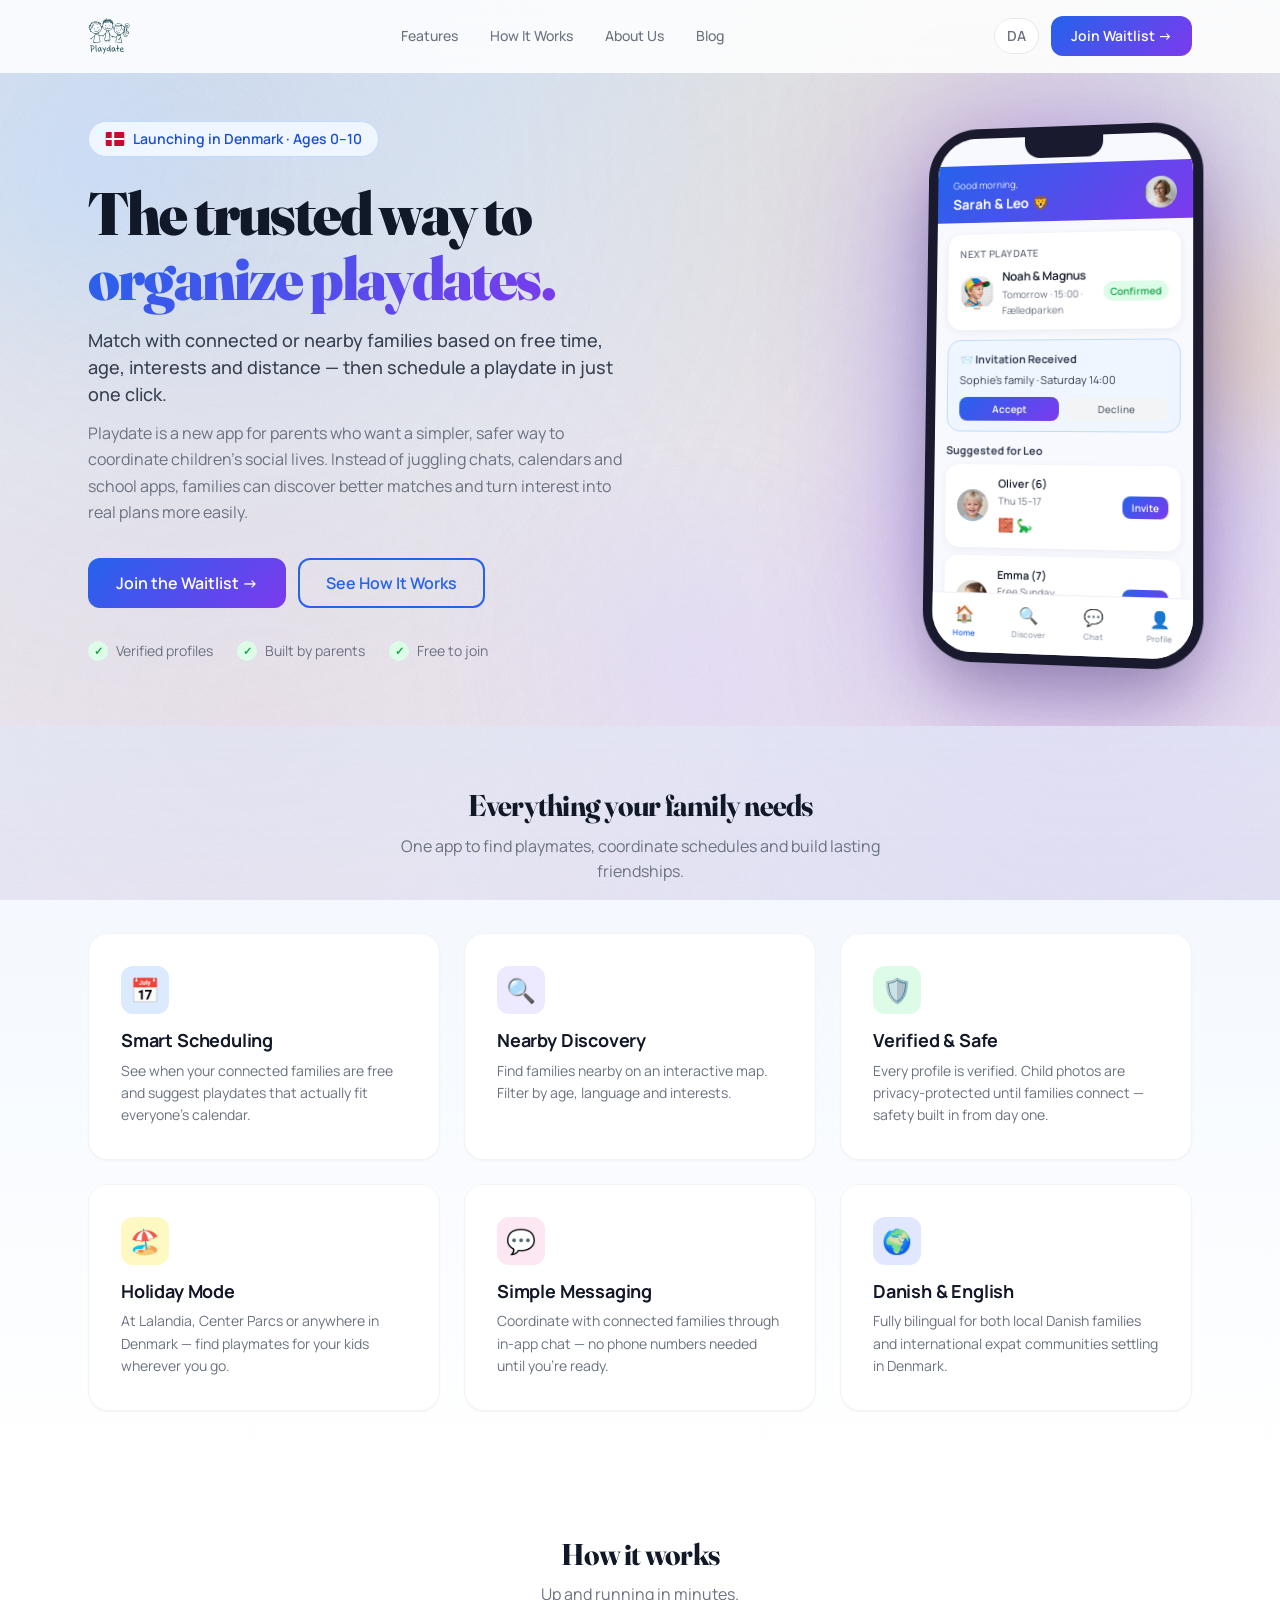
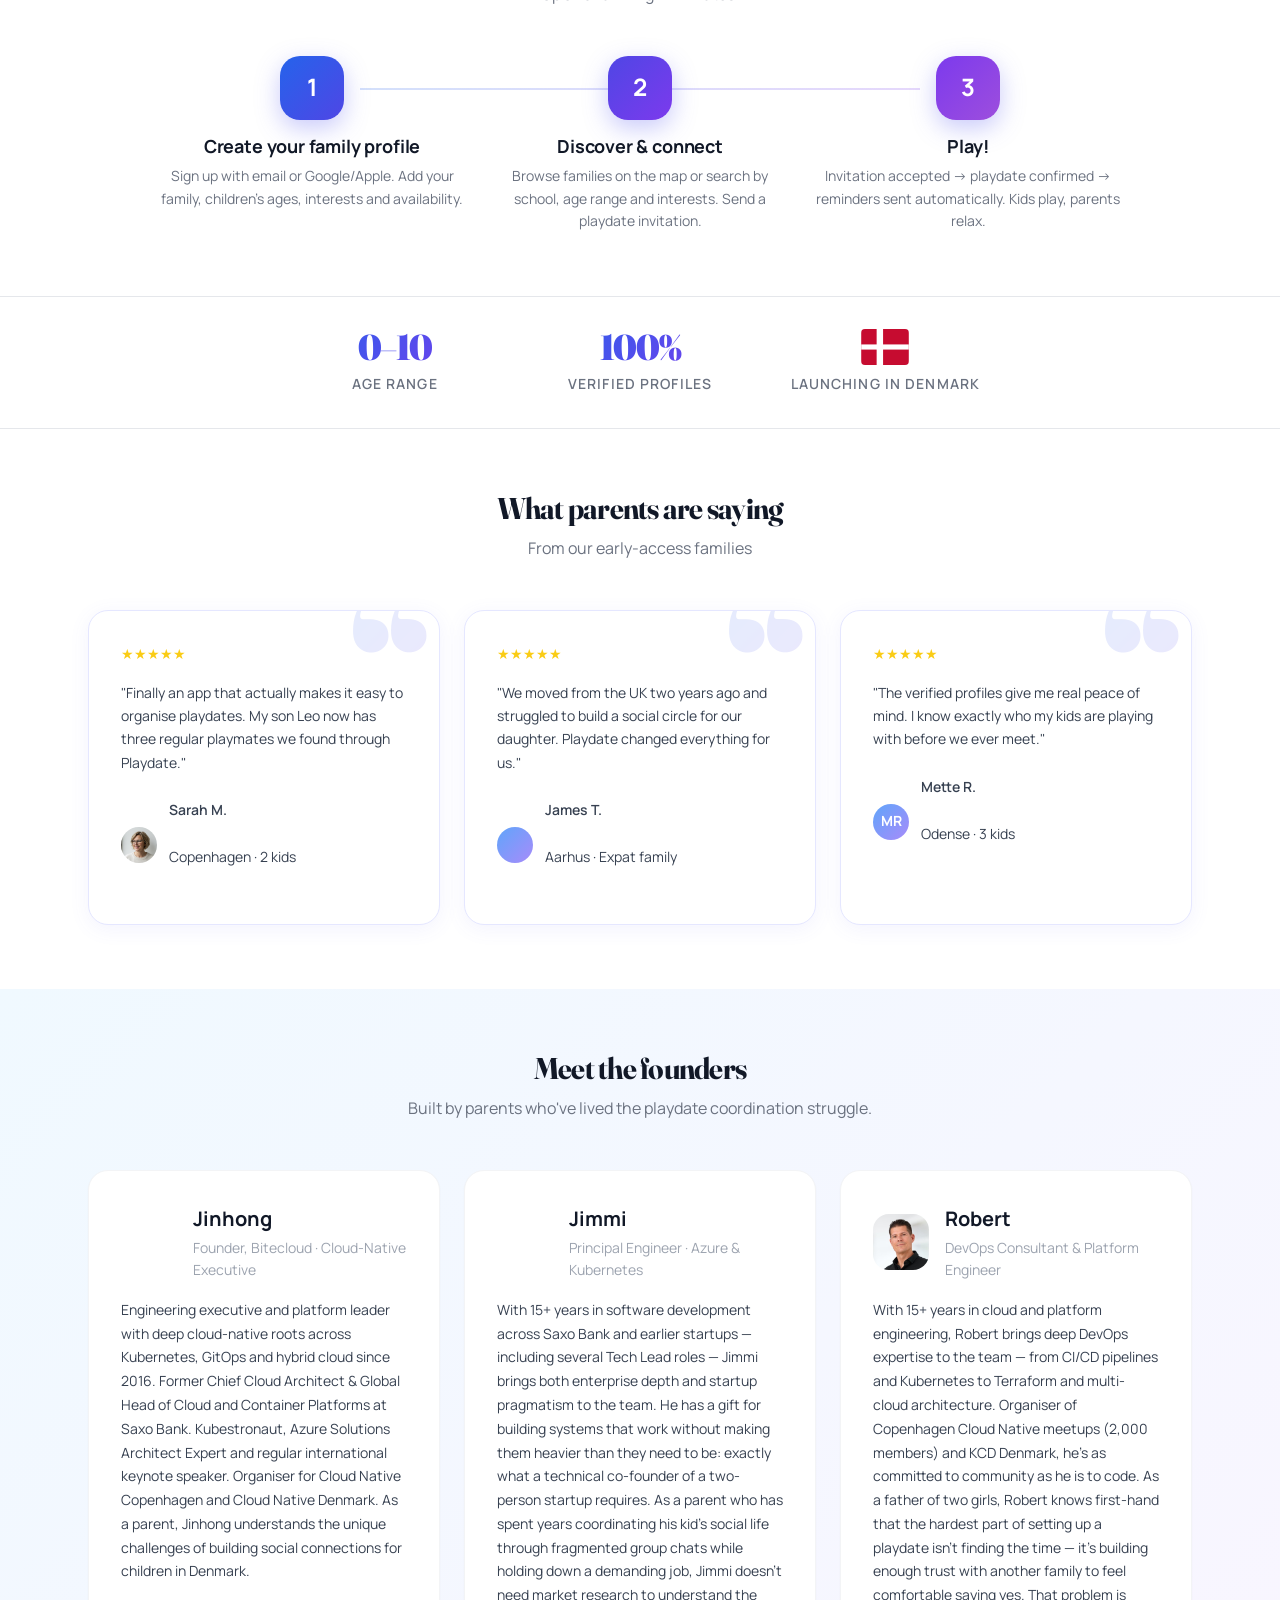
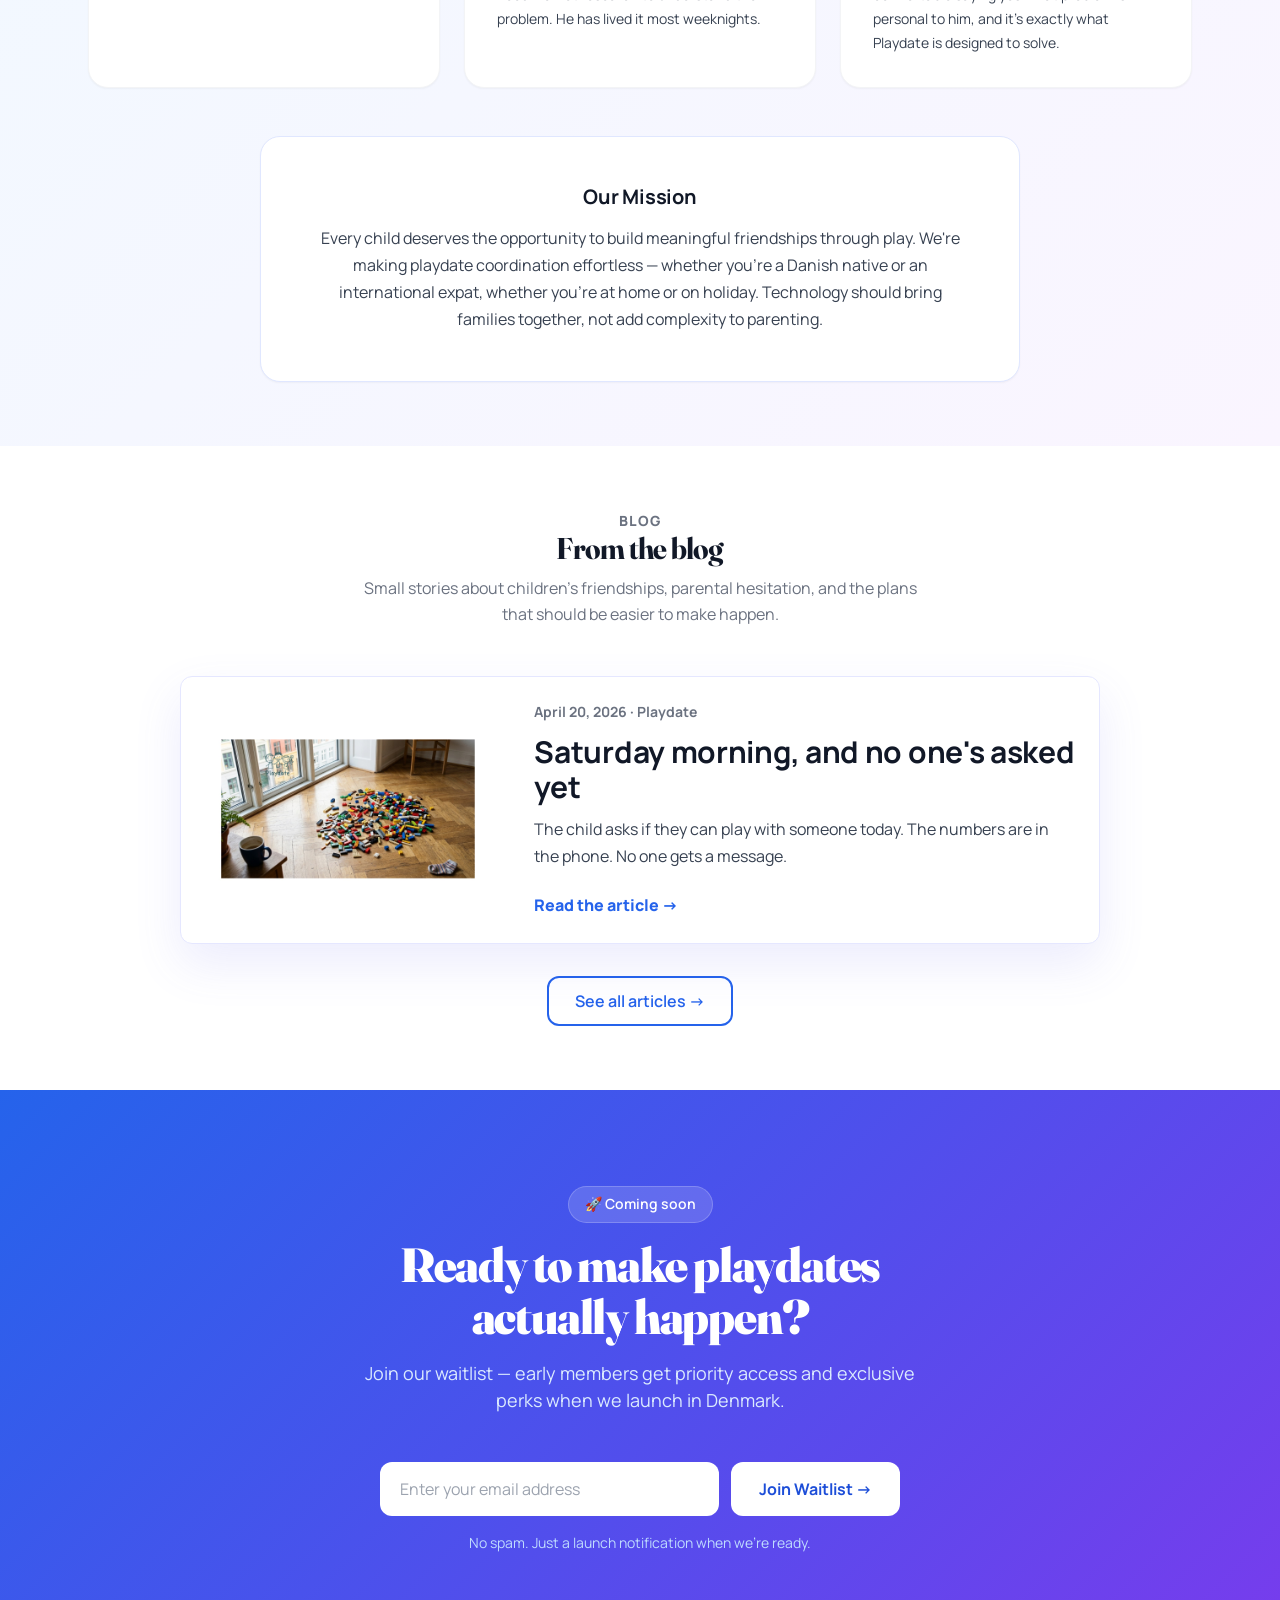
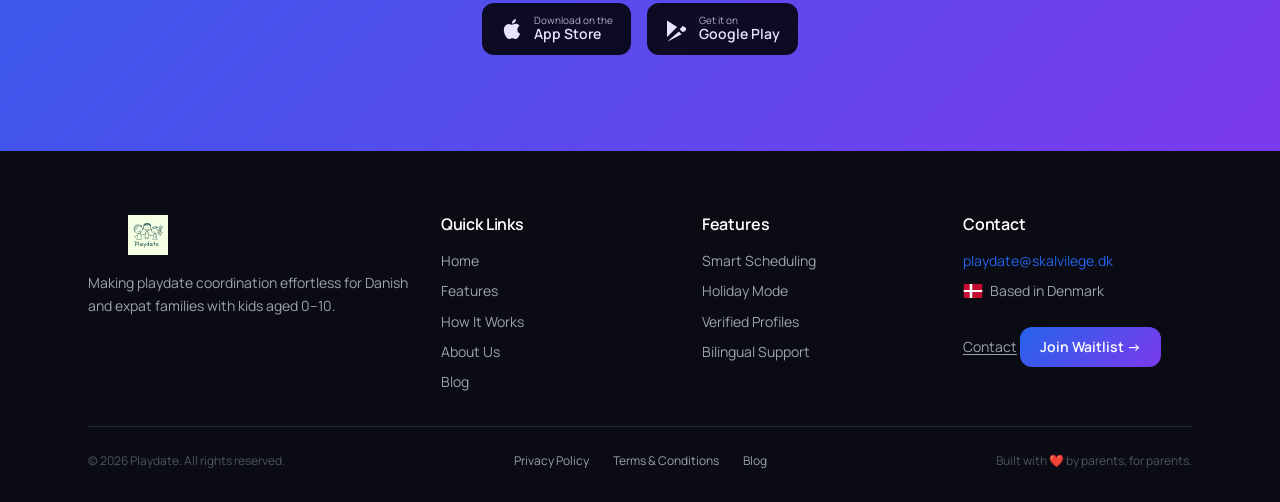
<file: index.html>
<!DOCTYPE html>
<html lang="da">
<head>
  <meta charset="UTF-8">
  <meta name="viewport" content="width=device-width, initial-scale=1.0">
  <title>Playdate — Din landsby i lommen</title>
  <meta name="description" content="Playdate er en ny app til danske og internationale familier, der gør det nemt at finde legekammerater og koordinere legeaftaler.">
  <link rel="canonical" href="https://incubatordk.github.io/skalvilege.dk/">
  <meta name="robots" content="index, follow">
  <meta name="keywords" content="playdate, legeaftale, legekammerater, børn, forældre, familie, app, Danmark, Copenhagen, København, expat">

  <!-- Open Graph -->
  <meta property="og:title" content="Playdate — Din landsby i lommen">
  <meta property="og:description" content="En tryggere og enklere måde at arrangere legeaftaler for børn i alderen 0–10 år.">
  <meta property="og:type" content="website">
  <meta property="og:url" content="https://incubatordk.github.io/skalvilege.dk/">
  <meta property="og:locale" content="da_DK">
  <meta property="og:locale:alternate" content="en_GB">
  <meta property="og:site_name" content="Playdate">
  <meta property="og:image" content="https://incubatordk.github.io/skalvilege.dk/assets/logo.png">

  <!-- Twitter Card -->
  <meta name="twitter:card" content="summary_large_image">
  <meta name="twitter:title" content="Playdate — Din landsby i lommen">
  <meta name="twitter:description" content="En tryggere og enklere måde at arrangere legeaftaler for børn i alderen 0–10 år.">
  <meta name="twitter:image" content="https://incubatordk.github.io/skalvilege.dk/assets/logo.png">

  <!-- Structured Data -->
  <script type="application/ld+json">
  {
    "@context": "https://schema.org",
    "@graph": [
      {
        "@type": "Organization",
        "@id": "https://incubatordk.github.io/skalvilege.dk/#organization",
        "name": "Playdate",
        "url": "https://incubatordk.github.io/skalvilege.dk/",
        "logo": "https://incubatordk.github.io/skalvilege.dk/assets/logo-color.svg",
        "email": "playdate@skalvilege.dk",
        "areaServed": { "@type": "Country", "name": "Denmark" },
        "founder": [
          { "@type": "Person", "name": "Jinhong Brejnholt", "sameAs": "https://www.linkedin.com/in/jbrejnholt/" },
          { "@type": "Person", "name": "Jimmi Hested", "sameAs": "https://www.linkedin.com/in/jhested/" },
          { "@type": "Person", "name": "Robert Jensen", "sameAs": "https://www.linkedin.com/in/robert-jensen-devops/" }
        ]
      },
      {
        "@type": "WebSite",
        "@id": "https://incubatordk.github.io/skalvilege.dk/#website",
        "url": "https://incubatordk.github.io/skalvilege.dk/",
        "name": "Playdate",
        "publisher": { "@id": "https://incubatordk.github.io/skalvilege.dk/#organization" },
        "inLanguage": ["da-DK", "en-GB"]
      },
      {
        "@type": "WebApplication",
        "name": "Playdate",
        "url": "https://incubatordk.github.io/skalvilege.dk/",
        "description": "A new app for Danish and international families to find playmates and coordinate playdates for children aged 0–10.",
        "applicationCategory": "LifestyleApplication",
        "operatingSystem": "iOS, Android",
        "inLanguage": ["da", "en"],
        "offers": { "@type": "Offer", "price": "0", "priceCurrency": "DKK" },
        "publisher": { "@id": "https://incubatordk.github.io/skalvilege.dk/#organization" }
      },
      {
        "@type": "FAQPage",
        "mainEntity": [
          {
            "@type": "Question",
            "name": "Hvad er Playdate?",
            "acceptedAnswer": {
              "@type": "Answer",
              "text": "Playdate er en ny app til danske og internationale familier, der gør det nemt at finde legekammerater og koordinere legeaftaler for børn i alderen 0–10 år."
            }
          },
          {
            "@type": "Question",
            "name": "Hvem kan bruge Playdate?",
            "acceptedAnswer": {
              "@type": "Answer",
              "text": "Forældre i Danmark — både danske familier og internationale, der slår sig ned her. Appen er fuldt tosproget på dansk og engelsk."
            }
          },
          {
            "@type": "Question",
            "name": "Hvordan virker det?",
            "acceptedAnswer": {
              "@type": "Answer",
              "text": "Opret en familieprofil, find nærliggende eller forbundne familier på et interaktivt kort, og send en invitation til en legeaftale. Når den er bekræftet, sendes påmindelser automatisk."
            }
          },
          {
            "@type": "Question",
            "name": "Hvor sikker er Playdate?",
            "acceptedAnswer": {
              "@type": "Answer",
              "text": "Alle profiler er verificeret. Børns billeder er privatlivsbeskyttede, indtil familier er gensidigt forbundet, og telefonnumre deles aldrig automatisk."
            }
          },
          {
            "@type": "Question",
            "name": "Hvad koster det?",
            "acceptedAnswer": {
              "@type": "Answer",
              "text": "Det er gratis at tilmelde sig ventelisten. Appen lancerer i Danmark."
            }
          },
          {
            "@type": "Question",
            "name": "Kan jeg bruge Playdate på ferien?",
            "acceptedAnswer": {
              "@type": "Answer",
              "text": "Ja. Ferietilstand lader jer finde legekammerater i Lalandia, Center Parcs eller hvor som helst i Danmark, mens I er afsted."
            }
          }
        ]
      }
    ]
  }
  </script>

  <!-- Mobile -->
  <meta name="theme-color" content="#2563eb">
  <meta name="mobile-web-app-capable" content="yes">

  <!-- Favicon -->
  <link rel="icon" type="image/svg+xml" href="assets/logo-no-background.svg">
  <link rel="apple-touch-icon" href="assets/logo.png">
  <link rel="manifest" href="manifest.webmanifest">

  <!-- i18n hreflang — single URL serves both languages via JS toggle -->
  <link rel="alternate" hreflang="x-default" href="https://incubatordk.github.io/skalvilege.dk/">

  <!-- Fonts -->
  <link rel="preconnect" href="https://fonts.googleapis.com">
  <link rel="preconnect" href="https://fonts.gstatic.com" crossorigin>
  <link href="https://fonts.googleapis.com/css2?family=Fraunces:opsz,wght@9..144,500..900&family=Manrope:wght@400..800&display=swap" rel="stylesheet">

  <!-- Styles -->
  <link rel="stylesheet" href="css/styles.css?v=__VERSION__">

  <!-- Analytics -->
  <script defer src="https://umami.robert-jensen.dk/script.js" data-website-id="753c9cee-5711-43ba-91a1-be2531471bd2"></script>
</head>
<body>

  <!-- Navigation -->
  <nav class="nav">
    <div class="nav-inner">
      <a href="#home" class="nav-logo" aria-label="Playdate">
        <img src="assets/logo-no-background.svg" alt="Playdate" width="36" height="36">
      </a>
      <ul id="nav-menu" class="nav-links">
        <li><a href="#features" data-i18n="nav.features">Funktioner</a></li>
        <li><a href="#how-it-works" data-i18n="nav.how">Sådan virker det</a></li>
        <li><a href="#founders" data-i18n="nav.about">Om os</a></li>
        <li><a href="blog/" data-i18n="nav.blog">Blog</a></li>
        <li class="nav-links-cta">
          <a href="#cta" data-mode-only="prelaunch" data-i18n="nav.cta">Tilmeld venteliste →</a>
          <a href="#cta" class="hidden" data-mode-only="launched" data-i18n="nav.ctaLaunched">Download →</a>
        </li>
      </ul>
      <div class="nav-actions">
        <button id="lang-toggle" class="lang-toggle" type="button" aria-label="Switch language">
          <span data-i18n="lang.toggle">EN</span>
        </button>
        <a href="#cta" class="btn btn-primary btn-primary-sm" data-mode-only="prelaunch" data-i18n="nav.cta">Tilmeld venteliste →</a>
        <a href="#cta" class="btn btn-primary btn-primary-sm hidden" data-mode-only="launched" data-i18n="nav.ctaLaunched">Download →</a>
        <button id="nav-toggle" class="nav-toggle" type="button"
                aria-label="Menu" aria-expanded="false" aria-controls="nav-menu"
                data-i18n-aria="nav.menu">
          <span class="nav-toggle-bar"></span>
          <span class="nav-toggle-bar"></span>
          <span class="nav-toggle-bar"></span>
        </button>
      </div>
    </div>
  </nav>

  <main>

    <!-- Hero -->
    <section id="home" class="hero">
      <div class="hero-blobs" aria-hidden="true">
        <span class="hero-blob hero-blob--1"></span>
        <span class="hero-blob hero-blob--2"></span>
        <span class="hero-blob hero-blob--3"></span>
      </div>
      <div class="container hero-inner">

        <!-- Copy -->
        <div class="hero-copy">
          <div class="hero-badge fade-up">
            <svg class="flag-dk" viewBox="0 0 37 28" aria-hidden="true">
              <rect width="37" height="28" fill="#C60C30"/>
              <rect x="12" width="5" height="28" fill="white"/>
              <rect y="12" width="37" height="4" fill="white"/>
            </svg>
            <span data-i18n="hero.badge">Lancerer i Danmark · 0–10 år</span>
          </div>

          <h1 class="fade-up-1">
            <span data-i18n="hero.title1">Den trygge måde at</span><br>
            <span class="grad-text" data-i18n="hero.title2">arrangere legeaftaler.</span>
          </h1>

          <p class="hero-sub fade-up-2" data-i18n="hero.sub">Match med nærliggende eller forbundne familier ud fra fritid, alder, interesser og afstand — og arranger en legeaftale med ét klik.</p>

          <p class="hero-body fade-up-2" data-i18n="hero.body">Playdate er en ny app til forældre, der vil have en enklere og mere tryg måde at koordinere børnenes sociale liv.</p>

          <!-- Prelaunch CTAs -->
          <div class="hero-actions fade-up-3" data-mode-only="prelaunch">
            <a href="#cta" class="btn btn-primary" data-i18n="hero.ctaWaitlist">Tilmeld venteliste →</a>
            <a href="#features" class="btn btn-outline" data-i18n="hero.ctaSee">Se hvordan det virker</a>
          </div>

          <!-- Launched store buttons -->
          <div class="hero-actions fade-up-3 hidden" data-mode-only="launched" style="flex-direction:row;flex-wrap:wrap;gap:12px;">
            <a href="#" class="store-btn" data-store="appstore" aria-disabled="true" aria-label="Download on the App Store">
              <svg viewBox="0 0 24 24" aria-hidden="true"><path d="M18.71 19.5c-.83 1.24-1.71 2.45-3.05 2.47-1.34.03-1.77-.79-3.29-.79-1.53 0-2 .77-3.27.82-1.31.05-2.3-1.32-3.14-2.53C4.25 17 2.94 12.45 4.7 9.39c.87-1.52 2.43-2.48 4.12-2.51 1.28-.02 2.5.87 3.29.87.78 0 2.26-1.07 3.8-.91.65.03 2.47.26 3.64 1.98-.09.06-2.17 1.28-2.15 3.81.03 3.02 2.65 4.03 2.68 4.04-.03.07-.42 1.44-1.38 2.83M13 3.5c.73-.83 1.94-1.46 2.94-1.5.13 1.17-.34 2.35-1.04 3.19-.69.85-1.83 1.51-2.95 1.42-.15-1.15.41-2.35 1.05-3.11z"/></svg>
              <span class="store-btn-text">
                <span class="store-btn-label" data-i18n="store.download">Download fra</span>
                <span class="store-btn-name" data-i18n="store.appstore">App Store</span>
              </span>
            </a>
            <a href="#" class="store-btn" data-store="playstore" aria-disabled="true" aria-label="Get it on Google Play">
              <svg viewBox="0 0 24 24" aria-hidden="true"><path d="M3.18 23.76c.3.17.65.19.97.06l12.49-6.62-2.7-2.7-10.76 9.26zm-1.1-20.2A1.5 1.5 0 0 0 2 4.5v15a1.5 1.5 0 0 0 .08.44l10.03-10.03L2.08 3.56zM20.4 10.5l-2.66-1.42-3.09 3.09 3.09 3.09 2.68-1.42A1.5 1.5 0 0 0 21 12.5a1.5 1.5 0 0 0-.6-2zM4.15.18L14.91 10.94l-2.7-2.7L4.15.18z"/></svg>
              <span class="store-btn-text">
                <span class="store-btn-label" data-i18n="store.getiton">Hent den på</span>
                <span class="store-btn-name" data-i18n="store.playstore">Google Play</span>
              </span>
            </a>
          </div>

          <!-- Trust badges -->
          <div class="trust-badges fade-up-3">
            <div class="trust-badge"><span class="check" aria-hidden="true">✓</span><span data-i18n="trust.verified">Verificerede profiler</span></div>
            <div class="trust-badge"><span class="check" aria-hidden="true">✓</span><span data-i18n="trust.built">Bygget af forældre</span></div>
            <div class="trust-badge"><span class="check" aria-hidden="true">✓</span><span data-i18n="trust.free">Gratis at tilmelde</span></div>
          </div>
        </div>

        <!-- Phone mockup -->
        <div class="phone-wrap" aria-hidden="true">
          <div class="phone-glow"></div>
          <div class="phone">
            <div class="phone-notch"></div>
            <div class="phone-screen">

              <div class="phone-topbar">
                <div class="phone-greeting">
                  <p>Good morning,</p>
                  <p>Sarah &amp; Leo 🦁</p>
                </div>
                <div class="phone-avatar">
                  <img src="assets/profile_oliver_mom.png" alt="" loading="lazy" decoding="async" width="40" height="40">
                </div>
              </div>

              <div class="phone-content">
                <!-- Upcoming playdate -->
                <div class="phone-card">
                  <p class="phone-card-label">Next Playdate</p>
                  <div class="phone-row">
                    <div class="phone-pic">
                      <img src="assets/profile_noah.png" alt="Noah" loading="lazy" decoding="async" width="48" height="48">
                    </div>
                    <div>
                      <p class="phone-name">Noah &amp; Magnus</p>
                      <p class="phone-meta">Tomorrow · 15:00 · Fælledparken</p>
                    </div>
                    <span class="phone-pill">Confirmed</span>
                  </div>
                </div>

                <!-- Invitation -->
                <div class="phone-invite">
                  <p class="phone-invite-title">📨 Invitation Received</p>
                  <p>Sophie's family · Saturday 14:00</p>
                  <div class="phone-invite-actions">
                    <button type="button" class="phone-btn phone-btn-primary">Accept</button>
                    <button type="button" class="phone-btn phone-btn-secondary">Decline</button>
                  </div>
                </div>

                <p class="phone-section-title">Suggested for Leo</p>

                <div class="phone-suggestion">
                  <div class="phone-pic phone-pic-sm">
                    <img src="assets/profile_oliver.png" alt="Oliver" loading="lazy" decoding="async" width="40" height="40">
                  </div>
                  <div class="phone-suggestion-body">
                    <p>Oliver (6)</p>
                    <p>Thu 15–17</p>
                    <span class="phone-emoji" title="Lego">🧱</span>
                    <span class="phone-emoji" title="Dinosaurs">🦕</span>
                  </div>
                  <button type="button" class="phone-invite-btn">Invite</button>
                </div>

                <div class="phone-suggestion">
                  <div class="phone-pic phone-pic-sm">
                    <img src="assets/profile_emma.png" alt="Emma" loading="lazy" decoding="async" width="40" height="40">
                  </div>
                  <div class="phone-suggestion-body">
                    <p>Emma (7)</p>
                    <p>Free Sunday</p>
                    <span class="phone-emoji" title="Art">🎨</span>
                    <span class="phone-emoji" title="Music">🎵</span>
                  </div>
                  <button type="button" class="phone-invite-btn">Invite</button>
                </div>
              </div>

              <div class="phone-nav">
                <div class="phone-nav-item phone-nav-item--active">
                  <div class="phone-nav-icon">🏠</div>
                  <div class="phone-nav-label">Home</div>
                </div>
                <div class="phone-nav-item">
                  <div class="phone-nav-icon">🔍</div>
                  <div class="phone-nav-label">Discover</div>
                </div>
                <div class="phone-nav-item">
                  <div class="phone-nav-icon">💬</div>
                  <div class="phone-nav-label">Chat</div>
                </div>
                <div class="phone-nav-item">
                  <div class="phone-nav-icon">👤</div>
                  <div class="phone-nav-label">Profile</div>
                </div>
              </div>
            </div>
          </div>
        </div>

      </div>
    </section>

    <!-- Features -->
    <section id="features" class="features">
      <div class="container">
        <div class="section-header">
          <h2 data-i18n="features.title">Alt, din familie har brug for</h2>
          <p data-i18n="features.sub">Én app til at finde legekammerater, koordinere kalendere og bygge varige venskaber.</p>
        </div>

        <div class="feature-grid">
          <div class="feature-card" data-animate data-animate-delay="1">
            <div class="feature-icon feature-icon--blue" aria-hidden="true">📅</div>
            <h3 data-i18n="feature.schedule.title">Smart planlægning</h3>
            <p data-i18n="feature.schedule.text">Se hvornår jeres forbundne familier er ledige.</p>
          </div>
          <div class="feature-card" data-animate data-animate-delay="2">
            <div class="feature-icon feature-icon--purple" aria-hidden="true">🔍</div>
            <h3 data-i18n="feature.nearby.title">Find nærliggende familier</h3>
            <p data-i18n="feature.nearby.text">Find familier i nærheden på et interaktivt kort.</p>
          </div>
          <div class="feature-card" data-animate data-animate-delay="3">
            <div class="feature-icon feature-icon--green" aria-hidden="true">🛡️</div>
            <h3 data-i18n="feature.safe.title">Verificeret og trygt</h3>
            <p data-i18n="feature.safe.text">Alle profiler er verificeret.</p>
          </div>
          <div class="feature-card" data-animate data-animate-delay="1">
            <div class="feature-icon feature-icon--yellow" aria-hidden="true">🏖️</div>
            <h3 data-i18n="feature.holiday.title">Ferietilstand</h3>
            <p data-i18n="feature.holiday.text">Find legekammerater på ferien.</p>
          </div>
          <div class="feature-card" data-animate data-animate-delay="2">
            <div class="feature-icon feature-icon--pink" aria-hidden="true">💬</div>
            <h3 data-i18n="feature.chat.title">Enkel beskedfunktion</h3>
            <p data-i18n="feature.chat.text">Koordiner direkte i appen.</p>
          </div>
          <div class="feature-card" data-animate data-animate-delay="3">
            <div class="feature-icon feature-icon--indigo" aria-hidden="true">🌍</div>
            <h3 data-i18n="feature.lang.title">Dansk og engelsk</h3>
            <p data-i18n="feature.lang.text">Fuldt tosproget.</p>
          </div>
        </div>
      </div>
    </section>

    <!-- How it works -->
    <section id="how-it-works" class="how">
      <div class="container">
        <div class="section-header">
          <h2 data-i18n="how.title">Sådan virker det</h2>
          <p data-i18n="how.sub">I gang på få minutter.</p>
        </div>

        <div class="steps">
          <div class="step" data-animate data-animate-delay="1">
            <div class="step-num step-num--1">1</div>
            <h3 data-i18n="how.step1.title">Opret jeres familieprofil</h3>
            <p data-i18n="how.step1.text">Tilmeld med e-mail eller Google/Apple.</p>
          </div>
          <div class="step" data-animate data-animate-delay="2">
            <div class="step-num step-num--2">2</div>
            <h3 data-i18n="how.step2.title">Find og forbind</h3>
            <p data-i18n="how.step2.text">Udforsk familier på kortet.</p>
          </div>
          <div class="step" data-animate data-animate-delay="3">
            <div class="step-num step-num--3">3</div>
            <h3 data-i18n="how.step3.title">Leg!</h3>
            <p data-i18n="how.step3.text">Kids play, parents relax.</p>
          </div>
        </div>
      </div>
    </section>

    <!-- Stats -->
    <section class="stats">
      <div class="stats-grid">
        <div>
          <div class="stat-value grad-text">0–10</div>
          <p class="stat-label" data-i18n="stats.age">Aldersgruppe</p>
        </div>
        <div>
          <div class="stat-value grad-text">100%</div>
          <p class="stat-label" data-i18n="stats.verified">Verificerede profiler</p>
        </div>
        <div>
          <div class="stat-flag" aria-hidden="true">
            <svg viewBox="0 0 37 28">
              <rect width="37" height="28" fill="#C60C30"/>
              <rect x="12" width="5" height="28" fill="white"/>
              <rect y="12" width="37" height="4" fill="white"/>
            </svg>
          </div>
          <p class="stat-label" data-i18n="stats.launch">Lancerer i Danmark</p>
        </div>
      </div>
    </section>

    <!-- Testimonials -->
    <section class="testimonials">
      <div class="container">
        <div class="section-header">
          <h2 data-i18n="test.title">Hvad forældre siger</h2>
          <p data-i18n="test.sub">Fra vores tidlige adgangsfamilier</p>
        </div>

        <div class="testimonial-grid">
          <div class="testimonial" data-animate data-animate-delay="1">
            <div class="stars" aria-label="5 out of 5 stars">★★★★★</div>
            <p data-i18n="test.1">"Finally an app..."</p>
            <div class="testimonial-author">
              <div class="avatar"><img src="assets/profile_oliver_mom.png" alt="" loading="lazy" decoding="async" width="40" height="40"></div>
              <div>
                <p class="testimonial-name" data-i18n="test.1.name">Sarah M.</p>
                <p class="testimonial-meta" data-i18n="test.1.meta">Copenhagen · 2 kids</p>
              </div>
            </div>
          </div>

          <div class="testimonial" data-animate data-animate-delay="2">
            <div class="stars" aria-label="5 out of 5 stars">★★★★★</div>
            <p data-i18n="test.2">"We moved from the UK..."</p>
            <div class="testimonial-author">
              <div class="avatar"><img src="assets/profile_sophie_dad.png" alt="" loading="lazy" decoding="async" width="40" height="40"></div>
              <div>
                <p class="testimonial-name" data-i18n="test.2.name">James T.</p>
                <p class="testimonial-meta" data-i18n="test.2.meta">Aarhus · Expat family</p>
              </div>
            </div>
          </div>

          <div class="testimonial" data-animate data-animate-delay="3">
            <div class="stars" aria-label="5 out of 5 stars">★★★★★</div>
            <p data-i18n="test.3">"The verified profiles..."</p>
            <div class="testimonial-author">
              <div class="avatar" aria-hidden="true">MR</div>
              <div>
                <p class="testimonial-name" data-i18n="test.3.name">Mette R.</p>
                <p class="testimonial-meta" data-i18n="test.3.meta">Odense · 3 kids</p>
              </div>
            </div>
          </div>
        </div>
      </div>
    </section>

    <!-- Founders -->
    <section id="founders" class="founders">
      <div class="container">
        <div class="section-header">
          <h2 data-i18n="founders.title">Mød grundlæggerne</h2>
          <p data-i18n="founders.sub">Bygget af forældre.</p>
        </div>

        <div class="founders-grid">
          <div class="founder" data-animate data-animate-delay="1">
            <div class="founder-head">
              <div class="founder-pic"><img src="assets/jinhong_brejnholt.png" alt="Jinhong Brejnholt" loading="lazy" decoding="async" width="80" height="80"></div>
              <div>
                <a href="https://www.linkedin.com/in/jbrejnholt/" target="_blank" rel="noopener noreferrer" class="founder-name">Jinhong</a>
                <p class="founder-role" data-i18n="founder.jinhong.role">Founder, Bitecloud</p>
              </div>
            </div>
            <p class="founder-bio" data-i18n="founder.jinhong.bio">Engineering executive...</p>
          </div>

          <div class="founder" data-animate data-animate-delay="2">
            <div class="founder-head">
              <div class="founder-pic"><img src="assets/jimmi_hested.png" alt="Jimmi Hested" loading="lazy" decoding="async" width="80" height="80"></div>
              <div>
                <a href="https://www.linkedin.com/in/jhested/" target="_blank" rel="noopener noreferrer" class="founder-name">Jimmi</a>
                <p class="founder-role" data-i18n="founder.jimmi.role">Principal Engineer</p>
              </div>
            </div>
            <p class="founder-bio" data-i18n="founder.jimmi.bio">With 15+ years...</p>
          </div>

          <div class="founder" data-animate data-animate-delay="3">
            <div class="founder-head">
              <div class="founder-pic"><img src="assets/robert_jensen.jpeg" alt="Robert Jensen" loading="lazy" decoding="async" width="80" height="80"></div>
              <div>
                <a href="https://www.linkedin.com/in/robert-jensen-devops/" target="_blank" rel="noopener noreferrer" class="founder-name">Robert</a>
                <p class="founder-role" data-i18n="founder.robert.role">DevOps Consultant</p>
              </div>
            </div>
            <p class="founder-bio" data-i18n="founder.robert.bio">With 15+ years...</p>
          </div>
        </div>

        <div class="mission" data-animate>
          <h3 data-i18n="mission.title">Vores mission</h3>
          <p data-i18n="mission.text">Hvert barn fortjener...</p>
        </div>
      </div>
    </section>

    <!-- Blog teaser -->
    <section id="blog" class="blog-home">
      <div class="container">
        <div class="section-header">
          <p class="eyebrow" data-i18n="bloghome.eyebrow">Blog</p>
          <h2 data-i18n="bloghome.title">Fra bloggen</h2>
          <p data-i18n="bloghome.sub">Små fortællinger om børneliv, forældretøven og de aftaler, der gerne må blive lidt lettere at få til at ske.</p>
        </div>

        <article class="blog-card" data-animate>
          <a href="blog/lordag-formiddag/" class="blog-card-image"
             data-i18n-aria="bloghome.cardAria"
             aria-label="Læs Lørdag formiddag, og ingen har spurgt endnu">
            <img src="assets/blog/playdate-19-04.jpg"
                 alt="Et barn bygger LEGO lørdag formiddag, mens en forælder overvejer en legeaftale"
                 data-i18n-alt="bloghome.imageAlt"
                 width="1408" height="768" loading="lazy" decoding="async">
          </a>
          <div class="blog-card-body">
            <p class="post-meta" data-i18n="bloghome.date">20. april 2026 · Playdate</p>
            <h3><a href="blog/lordag-formiddag/" data-i18n="bloghome.postTitle">Lørdag formiddag, og ingen har spurgt endnu</a></h3>
            <p data-i18n="bloghome.excerpt">Barnet spørger, om man skal lege med nogen i dag. Numrene ligger i telefonen. Alligevel bliver der ikke skrevet.</p>
            <a href="blog/lordag-formiddag/" class="read-more" data-i18n="bloghome.read">Læs artiklen →</a>
          </div>
        </article>

        <div class="blog-home-cta">
          <a href="blog/" class="btn btn-outline" data-i18n="bloghome.viewAll">Se alle artikler →</a>
        </div>
      </div>
    </section>

    <!-- CTA / Waitlist -->
    <section id="cta" class="cta">
      <div class="container">

        <!-- Prelaunch -->
        <div data-mode-only="prelaunch">
          <span class="cta-badge" data-i18n="cta.badge">🚀 Kommer snart</span>
          <h2>
            <span data-i18n="cta.title1">Klar til at få legeaftaler til</span><br>
            <span data-i18n="cta.title2">faktisk at ske?</span>
          </h2>
          <p class="cta-sub" data-i18n="cta.sub">Tilmeld dig ventelisten.</p>

          <form id="signup-form" class="signup-form">
            <input type="email" name="email" required
                   placeholder="Indtast din e-mailadresse"
                   data-i18n-placeholder="signup.placeholder"
                   aria-label="Email address">
            <button type="submit" data-i18n="signup.button">Tilmeld →</button>
          </form>

          <div id="signup-success" class="signup-success" data-i18n="signup.success">
            Tak fordi du tilmelder dig! 🎉
          </div>

          <p class="signup-note" data-i18n="signup.note" style="margin-top: 16px;">Ingen spam.</p>

          <!-- Coming-soon store badges -->
          <div class="store-buttons">
            <a href="#" class="store-btn" aria-disabled="true" tabindex="-1">
              <svg viewBox="0 0 24 24" aria-hidden="true"><path d="M18.71 19.5c-.83 1.24-1.71 2.45-3.05 2.47-1.34.03-1.77-.79-3.29-.79-1.53 0-2 .77-3.27.82-1.31.05-2.3-1.32-3.14-2.53C4.25 17 2.94 12.45 4.7 9.39c.87-1.52 2.43-2.48 4.12-2.51 1.28-.02 2.5.87 3.29.87.78 0 2.26-1.07 3.8-.91.65.03 2.47.26 3.64 1.98-.09.06-2.17 1.28-2.15 3.81.03 3.02 2.65 4.03 2.68 4.04-.03.07-.42 1.44-1.38 2.83M13 3.5c.73-.83 1.94-1.46 2.94-1.5.13 1.17-.34 2.35-1.04 3.19-.69.85-1.83 1.51-2.95 1.42-.15-1.15.41-2.35 1.05-3.11z"/></svg>
              <span class="store-btn-text">
                <span class="store-btn-label" data-i18n="store.download">Download fra</span>
                <span class="store-btn-name" data-i18n="store.appstore">App Store</span>
              </span>
            </a>
            <a href="#" class="store-btn" aria-disabled="true" tabindex="-1">
              <svg viewBox="0 0 24 24" aria-hidden="true"><path d="M3.18 23.76c.3.17.65.19.97.06l12.49-6.62-2.7-2.7-10.76 9.26zm-1.1-20.2A1.5 1.5 0 0 0 2 4.5v15a1.5 1.5 0 0 0 .08.44l10.03-10.03L2.08 3.56zM20.4 10.5l-2.66-1.42-3.09 3.09 3.09 3.09 2.68-1.42A1.5 1.5 0 0 0 21 12.5a1.5 1.5 0 0 0-.6-2zM4.15.18L14.91 10.94l-2.7-2.7L4.15.18z"/></svg>
              <span class="store-btn-text">
                <span class="store-btn-label" data-i18n="store.getiton">Hent den på</span>
                <span class="store-btn-name" data-i18n="store.playstore">Google Play</span>
              </span>
            </a>
          </div>
        </div>

        <!-- Launched -->
        <div class="hidden" data-mode-only="launched">
          <h2>
            <span data-i18n="launched.title1">Playdates,</span><br>
            <span data-i18n="launched.title2">made simple.</span>
          </h2>
          <p class="cta-sub" data-i18n="launched.sub">Download Playdate.</p>

          <div class="store-buttons">
            <a href="#" class="store-btn" data-store="appstore" aria-disabled="true" aria-label="Download on the App Store">
              <svg viewBox="0 0 24 24" aria-hidden="true"><path d="M18.71 19.5c-.83 1.24-1.71 2.45-3.05 2.47-1.34.03-1.77-.79-3.29-.79-1.53 0-2 .77-3.27.82-1.31.05-2.3-1.32-3.14-2.53C4.25 17 2.94 12.45 4.7 9.39c.87-1.52 2.43-2.48 4.12-2.51 1.28-.02 2.5.87 3.29.87.78 0 2.26-1.07 3.8-.91.65.03 2.47.26 3.64 1.98-.09.06-2.17 1.28-2.15 3.81.03 3.02 2.65 4.03 2.68 4.04-.03.07-.42 1.44-1.38 2.83M13 3.5c.73-.83 1.94-1.46 2.94-1.5.13 1.17-.34 2.35-1.04 3.19-.69.85-1.83 1.51-2.95 1.42-.15-1.15.41-2.35 1.05-3.11z"/></svg>
              <span class="store-btn-text">
                <span class="store-btn-label" data-i18n="store.download">Download fra</span>
                <span class="store-btn-name" data-i18n="store.appstore">App Store</span>
              </span>
            </a>
            <a href="#" class="store-btn" data-store="playstore" aria-disabled="true" aria-label="Get it on Google Play">
              <svg viewBox="0 0 24 24" aria-hidden="true"><path d="M3.18 23.76c.3.17.65.19.97.06l12.49-6.62-2.7-2.7-10.76 9.26zm-1.1-20.2A1.5 1.5 0 0 0 2 4.5v15a1.5 1.5 0 0 0 .08.44l10.03-10.03L2.08 3.56zM20.4 10.5l-2.66-1.42-3.09 3.09 3.09 3.09 2.68-1.42A1.5 1.5 0 0 0 21 12.5a1.5 1.5 0 0 0-.6-2zM4.15.18L14.91 10.94l-2.7-2.7L4.15.18z"/></svg>
              <span class="store-btn-text">
                <span class="store-btn-label" data-i18n="store.getiton">Hent den på</span>
                <span class="store-btn-name" data-i18n="store.playstore">Google Play</span>
              </span>
            </a>
          </div>
        </div>
      </div>
    </section>

  </main>

  <!-- Footer -->
  <footer class="footer">
    <div class="container">
      <div class="footer-grid">
        <div class="footer-brand">
          <img src="assets/logo-color.svg" alt="Playdate" loading="lazy" decoding="async" width="120" height="40">
          <p data-i18n="footer.about">Gør koordinering af legeaftaler ubesværet.</p>
        </div>

        <div>
          <h4 data-i18n="footer.quick">Hurtige links</h4>
          <ul>
            <li><a href="#home" data-i18n="footer.home">Hjem</a></li>
            <li><a href="#features" data-i18n="footer.features">Funktioner</a></li>
            <li><a href="#how-it-works" data-i18n="footer.how">Sådan virker det</a></li>
            <li><a href="#founders" data-i18n="footer.about2">Om os</a></li>
            <li><a href="blog/" data-i18n="footer.blog">Blog</a></li>
          </ul>
        </div>

        <div>
          <h4 data-i18n="footer.featuresTitle">Funktioner</h4>
          <ul>
            <li data-i18n="footer.smart">Smart planlægning</li>
            <li data-i18n="footer.holiday">Ferietilstand</li>
            <li data-i18n="footer.verified">Verificerede profiler</li>
            <li data-i18n="footer.bilingual">Tosproget support</li>
          </ul>
        </div>

        <div class="footer-contact">
          <h4 data-i18n="footer.contactTitle">Kontakt</h4>
          <p><a href="mailto:playdate@skalvilege.dk">playdate@skalvilege.dk</a></p>
          <p>
            <svg class="flag-dk" viewBox="0 0 37 28" aria-hidden="true" style="display:inline-block;vertical-align:-2px;margin-right:4px">
              <rect width="37" height="28" fill="#C60C30"/>
              <rect x="12" width="5" height="28" fill="white"/>
              <rect y="12" width="37" height="4" fill="white"/>
            </svg>
            <span data-i18n="footer.based">Baseret i Danmark</span>
          </p>
          <button type="button" class="footer-contact-btn"
                  data-contact-open
                  data-i18n="contact.open"
                  data-i18n-aria="contact.openAria"
                  aria-label="Åbn kontaktformular">Kontakt</button>
          <a href="#cta" class="btn btn-primary btn-primary-sm"
             data-mode-only="prelaunch"
             data-i18n="footer.cta"
             style="margin-top: 16px;">Tilmeld venteliste →</a>
        </div>
      </div>

      <div class="footer-bottom">
        <p data-i18n="footer.copy">© 2026 Playdate. Alle rettigheder forbeholdes.</p>
        <div class="footer-links" style="display: flex; gap: 24px;">
          <a href="privacy-policy/" data-i18n="footer.privacy">Privatlivspolitik</a>
          <a href="terms.html" data-i18n="footer.terms">Vilkår og betingelser</a>
          <a href="blog/" data-i18n="footer.blog">Blog</a>
        </div>
        <p data-i18n="footer.built">Bygget med ❤️ af forældre, for forældre.</p>
      </div>
    </div>
  </footer>

  <!-- Contact modal -->
  <div id="contact-modal" class="modal" hidden aria-hidden="true"
       role="dialog" aria-modal="true" aria-labelledby="contact-modal-title">
    <div class="modal-backdrop" data-modal-close></div>
    <div class="modal-dialog" role="document">
      <button type="button" class="modal-close" data-modal-close
              data-i18n-aria="contact.close" aria-label="Luk">&times;</button>
      <h2 id="contact-modal-title" data-i18n="contact.title">Kontakt os</h2>
      <p data-i18n="contact.text">Har du spørgsmål? Send os en besked.</p>

      <form id="contact-form" class="contact-form">
        <input type="text" name="name" required maxlength="200"
               placeholder="Dit navn"
               data-i18n-placeholder="contact.namePlaceholder"
               data-i18n-aria="contact.name" aria-label="Navn">
        <input type="email" name="email" required maxlength="320"
               placeholder="Din e-mail"
               data-i18n-placeholder="contact.emailPlaceholder"
               data-i18n-aria="contact.email" aria-label="E-mail">
        <input type="text" name="subject" required maxlength="200"
               placeholder="Hvad handler det om?"
               data-i18n-placeholder="contact.subjectPlaceholder"
               data-i18n-aria="contact.subject" aria-label="Emne">
        <textarea name="message" required maxlength="5000" rows="5"
                  placeholder="Skriv din besked"
                  data-i18n-placeholder="contact.messagePlaceholder"
                  data-i18n-aria="contact.message" aria-label="Besked"></textarea>
        <button type="submit" class="btn btn-primary" data-i18n="contact.submit">Send besked</button>
      </form>

      <div id="contact-success" class="contact-success" data-i18n="contact.success">
        Tak! Vi vender tilbage så hurtigt som muligt.
      </div>
      <div id="contact-error" class="contact-error" hidden data-i18n="contact.error">
        Noget gik galt. Prøv igen eller skriv til playdate@skalvilege.dk.
      </div>
    </div>
  </div>

  <script defer src="site.config.js?v=__VERSION__"></script>
  <script defer src="js/i18n.js?v=__VERSION__"></script>
  <script defer src="js/main.js?v=__VERSION__"></script>
</body>
</html>
</file>
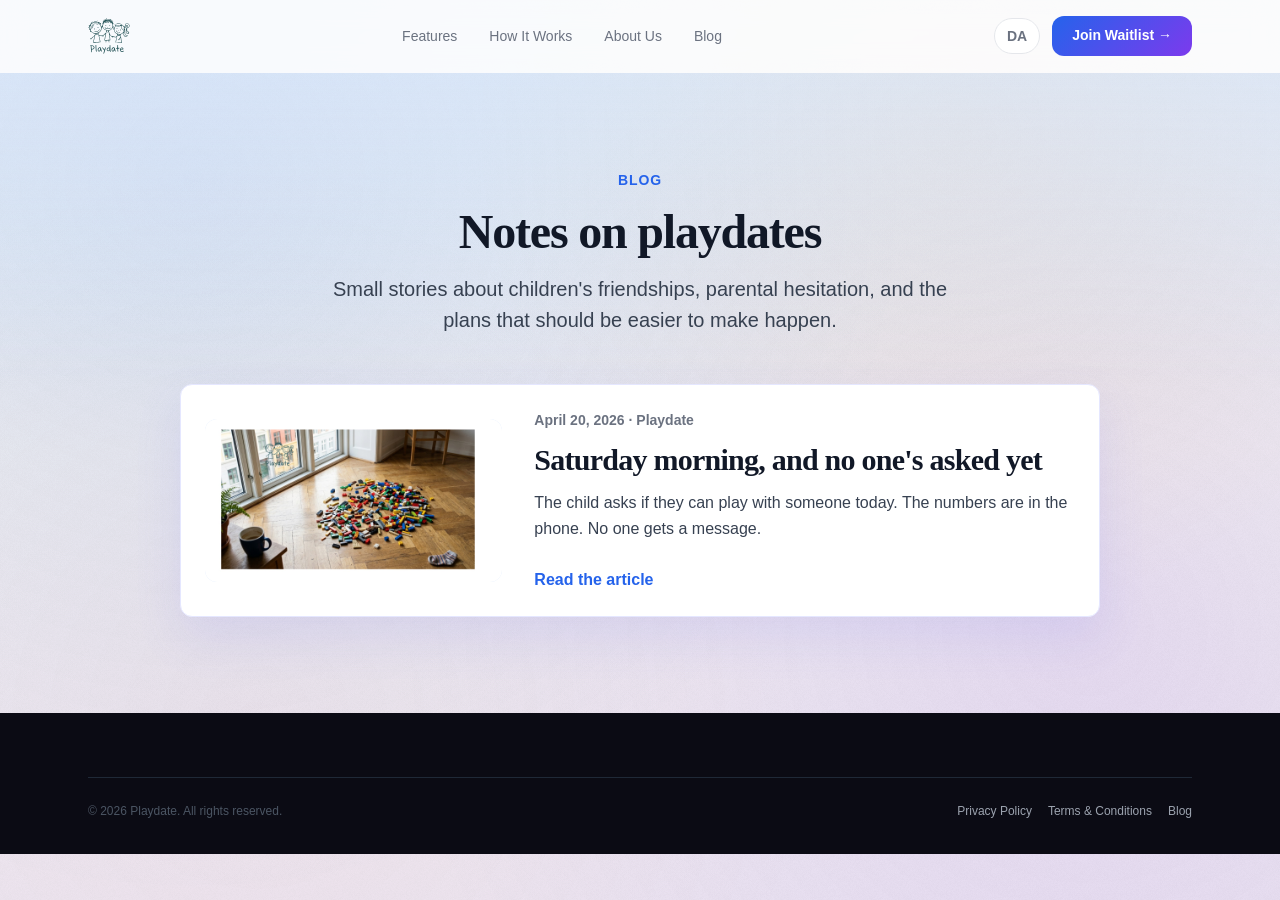
<file: blog/index.html>
<!DOCTYPE html>
<html lang="da">
<head>
  <meta charset="UTF-8">
  <meta name="viewport" content="width=device-width, initial-scale=1.0">
  <title>Blog — Playdate</title>
  <meta name="description" content="Fortællinger og noter om legeaftaler, børneliv og de små sociale tærskler i familielivet.">
  <link rel="canonical" href="https://incubatordk.github.io/skalvilege.dk/blog/">
  <meta name="robots" content="index, follow">

  <meta property="og:title" content="Blog — Playdate">
  <meta property="og:description" content="Fortællinger og noter om legeaftaler, børneliv og de små sociale tærskler i familielivet.">
  <meta property="og:type" content="website">
  <meta property="og:url" content="https://incubatordk.github.io/skalvilege.dk/blog/">
  <meta property="og:locale" content="da_DK">
  <meta property="og:locale:alternate" content="en_GB">
  <meta property="og:site_name" content="Playdate">
  <meta property="og:image" content="https://incubatordk.github.io/skalvilege.dk/assets/blog/playdate-19-04.jpg">

  <meta name="twitter:card" content="summary_large_image">
  <meta name="twitter:title" content="Blog — Playdate">
  <meta name="twitter:description" content="Fortællinger og noter om legeaftaler, børneliv og de små sociale tærskler i familielivet.">
  <meta name="twitter:image" content="https://incubatordk.github.io/skalvilege.dk/assets/blog/playdate-19-04.jpg">

  <script type="application/ld+json">
  {
    "@context": "https://schema.org",
    "@graph": [
      {
        "@type": "Blog",
        "name": "Playdate Blog",
        "description": "Fortællinger og noter om legeaftaler, børneliv og de små sociale tærskler i familielivet.",
        "url": "https://incubatordk.github.io/skalvilege.dk/blog/",
        "inLanguage": ["da", "en"],
        "publisher": {
          "@type": "Organization",
          "name": "Playdate",
          "logo": {
            "@type": "ImageObject",
            "url": "https://incubatordk.github.io/skalvilege.dk/assets/logo-color.svg"
          }
        },
        "blogPost": [
          {
            "@type": "BlogPosting",
            "headline": "Lørdag formiddag, og ingen har spurgt endnu",
            "alternativeHeadline": "Saturday morning, and no one's asked yet",
            "url": "https://incubatordk.github.io/skalvilege.dk/blog/lordag-formiddag/",
            "datePublished": "2026-04-20",
            "author": {
              "@type": "Organization",
              "name": "Playdate"
            }
          }
        ]
      },
      {
        "@type": "BreadcrumbList",
        "itemListElement": [
          { "@type": "ListItem", "position": 1, "name": "Playdate", "item": "https://incubatordk.github.io/skalvilege.dk/" },
          { "@type": "ListItem", "position": 2, "name": "Blog", "item": "https://incubatordk.github.io/skalvilege.dk/blog/" }
        ]
      }
    ]
  }
  </script>

  <meta name="theme-color" content="#2563eb">
  <link rel="icon" type="image/svg+xml" href="../assets/logo-no-background.svg">
  <link rel="apple-touch-icon" href="../assets/logo.png">
  <link rel="manifest" href="../manifest.webmanifest">
  <link rel="alternate" hreflang="x-default" href="https://incubatordk.github.io/skalvilege.dk/blog/">
  <link rel="alternate" type="application/rss+xml" title="Playdate Blog" href="feed.xml">
  <link rel="preconnect" href="https://fonts.googleapis.com">
  <link rel="preconnect" href="https://fonts.gstatic.com" crossorigin>
  <link href="https://fonts.googleapis.com/css2?family=Inter:wght@400;500;600;700;800;900&display=swap" rel="stylesheet">
  <link rel="stylesheet" href="../css/styles.css?v=__VERSION__">
  <script defer src="../js/blog-i18n.js?v=__VERSION__"></script>
</head>
<body data-blog-page="index">
  <nav class="nav">
    <div class="nav-inner">
      <a href="../" class="nav-logo" aria-label="Playdate">
        <img src="../assets/logo-no-background.svg" alt="Playdate" width="36" height="36">
      </a>
      <ul id="nav-menu" class="nav-links">
        <li><a href="../#features" data-blog-i18n="nav.features">Funktioner</a></li>
        <li><a href="../#how-it-works" data-blog-i18n="nav.how">Sådan virker det</a></li>
        <li><a href="../#founders" data-blog-i18n="nav.about">Om os</a></li>
        <li><a href="./" aria-current="page" data-blog-i18n="nav.blog">Blog</a></li>
        <li class="nav-links-cta"><a href="../#cta" data-blog-i18n="nav.cta">Tilmeld venteliste →</a></li>
      </ul>
      <div class="nav-actions">
        <button id="lang-toggle" class="lang-toggle" type="button" aria-label="Switch language">
          <span data-blog-i18n="lang.toggle">EN</span>
        </button>
        <a href="../#cta" class="btn btn-primary btn-primary-sm" data-blog-i18n="nav.cta">Tilmeld venteliste →</a>
        <button id="nav-toggle" class="nav-toggle" type="button"
                aria-label="Menu" aria-expanded="false" aria-controls="nav-menu"
                data-blog-i18n-aria="nav.menu">
          <span class="nav-toggle-bar"></span>
          <span class="nav-toggle-bar"></span>
          <span class="nav-toggle-bar"></span>
        </button>
      </div>
    </div>
  </nav>

  <main>
    <section class="blog-hero">
      <div class="container">
        <p class="eyebrow" data-blog-i18n="blog.index.eyebrow">Blog</p>
        <h1 data-blog-i18n="blog.index.title">Noter om legeaftaler</h1>
        <p data-blog-i18n="blog.index.text">Små fortællinger om børneliv, forældretøven og de aftaler, der gerne må blive lidt lettere at få til at ske.</p>
      </div>
    </section>

    <section class="blog-list-section">
      <div class="container">
        <article class="blog-card">
          <a href="lordag-formiddag/" class="blog-card-image" aria-label="Læs Lørdag formiddag, og ingen har spurgt endnu" data-blog-i18n-aria="blog.card.aria">
            <img src="../assets/blog/playdate-19-04.jpg" alt="Et barn bygger LEGO lørdag formiddag, mens en forælder overvejer en legeaftale" data-blog-i18n-alt="blog.image.alt" width="1408" height="768" loading="lazy" decoding="async">
          </a>
          <div class="blog-card-body">
            <p class="post-meta" data-blog-i18n="blog.post.date">20. april 2026 · Playdate</p>
            <h2><a href="lordag-formiddag/" data-blog-i18n="blog.post.title">Lørdag formiddag, og ingen har spurgt endnu</a></h2>
            <p data-blog-i18n="blog.post.excerpt">Barnet spørger, om man skal lege med nogen i dag. Numrene ligger i telefonen. Alligevel bliver der ikke skrevet.</p>
            <a href="lordag-formiddag/" class="read-more" data-blog-i18n="blog.read">Læs artiklen</a>
          </div>
        </article>
      </div>
    </section>
  </main>

  <footer class="footer">
    <div class="container">
      <div class="footer-bottom">
        <p data-blog-i18n="footer.copy">© 2026 Playdate. Alle rettigheder forbeholdes.</p>
        <div class="footer-links">
          <a href="../privacy-policy/" data-blog-i18n="footer.privacy">Privatlivspolitik</a>
          <a href="../terms.html" data-blog-i18n="footer.terms">Vilkår og betingelser</a>
          <a href="./" data-blog-i18n="nav.blog">Blog</a>
        </div>
      </div>
    </div>
  </footer>
</body>
</html>
</file>
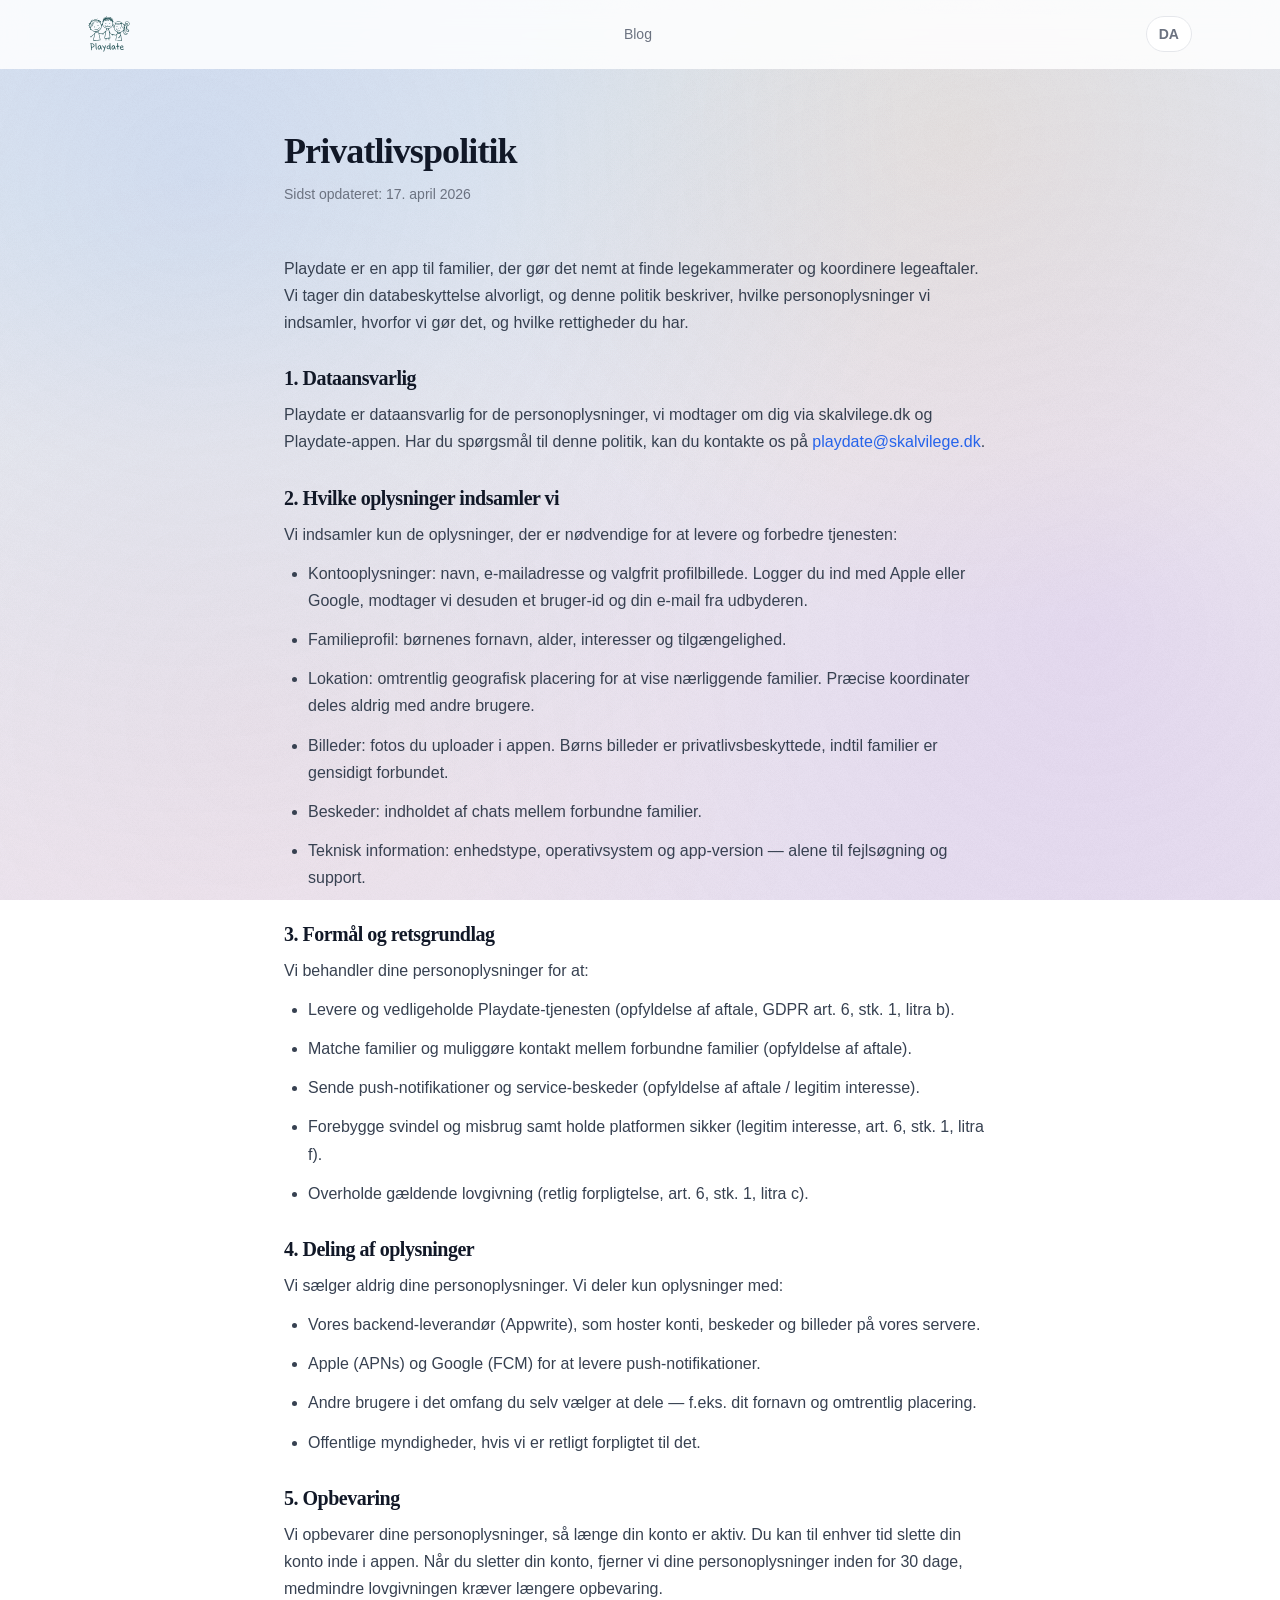
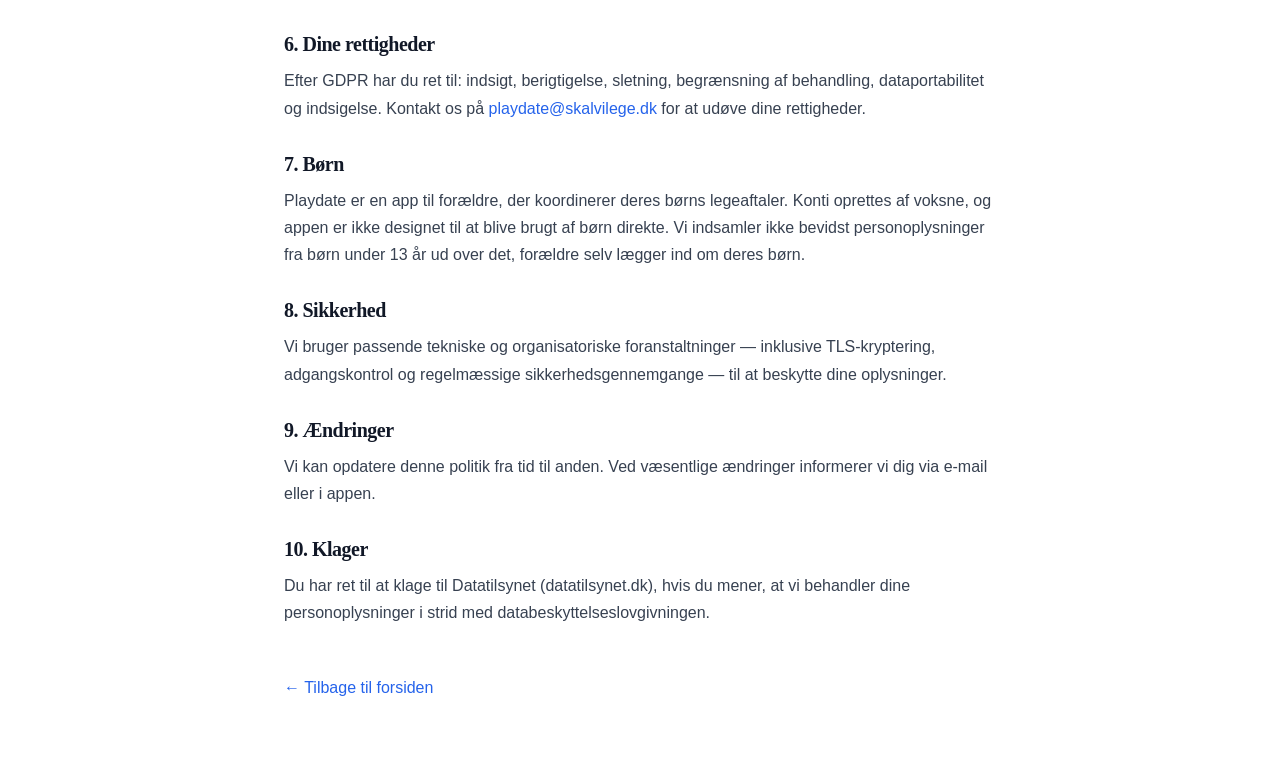
<file: privacy-policy/index.html>
<!DOCTYPE html>
<html lang="da">
<head>
  <meta charset="UTF-8">
  <meta name="viewport" content="width=device-width, initial-scale=1.0">
  <title>Privatlivspolitik — Playdate</title>
  <meta name="description" content="Sådan håndterer Playdate dine personoplysninger: hvilke data vi indsamler, hvorfor, hvordan vi beskytter dem, og dine rettigheder under GDPR.">
  <link rel="canonical" href="https://incubatordk.github.io/skalvilege.dk/privacy-policy/">
  <meta name="robots" content="index, follow">

  <meta property="og:title" content="Privatlivspolitik — Playdate">
  <meta property="og:description" content="Sådan håndterer Playdate dine personoplysninger: hvilke data vi indsamler, hvorfor, hvordan vi beskytter dem, og dine rettigheder under GDPR.">
  <meta property="og:type" content="website">
  <meta property="og:url" content="https://incubatordk.github.io/skalvilege.dk/privacy-policy/">
  <meta property="og:locale" content="da_DK">
  <meta property="og:site_name" content="Playdate">
  <meta property="og:image" content="https://incubatordk.github.io/skalvilege.dk/assets/logo.png">

  <meta name="twitter:card" content="summary">
  <meta name="twitter:title" content="Privatlivspolitik — Playdate">
  <meta name="twitter:description" content="Sådan håndterer Playdate dine personoplysninger.">
  <meta name="twitter:image" content="https://incubatordk.github.io/skalvilege.dk/assets/logo.png">

  <link rel="alternate" hreflang="x-default" href="https://incubatordk.github.io/skalvilege.dk/privacy-policy/">

  <script type="application/ld+json">
  {
    "@context": "https://schema.org",
    "@type": "PrivacyPolicy",
    "name": "Playdate privatlivspolitik",
    "url": "https://incubatordk.github.io/skalvilege.dk/privacy-policy/",
    "inLanguage": "da-DK",
    "dateModified": "2026-04-17",
    "isPartOf": {
      "@type": "WebSite",
      "name": "Playdate",
      "url": "https://incubatordk.github.io/skalvilege.dk/"
    },
    "publisher": {
      "@type": "Organization",
      "name": "Playdate",
      "logo": {
        "@type": "ImageObject",
        "url": "https://incubatordk.github.io/skalvilege.dk/assets/logo-color.svg"
      }
    }
  }
  </script>

  <link rel="icon" type="image/svg+xml" href="../assets/logo-no-background.svg">
  <link rel="preconnect" href="https://fonts.googleapis.com">
  <link rel="preconnect" href="https://fonts.gstatic.com" crossorigin>
  <link href="https://fonts.googleapis.com/css2?family=Inter:wght@400;500;600;700;800;900&display=swap" rel="stylesheet">
  <link rel="stylesheet" href="../css/styles.css?v=__VERSION__">
  <style>
    .legal { max-width: 760px; margin: 0 auto; padding: var(--space-3xl) var(--space-lg); }
    .legal h1 { font-size: var(--text-4xl); font-weight: 800; margin-bottom: var(--space-sm); }
    .legal .updated { color: var(--color-text-muted); margin-bottom: var(--space-2xl); font-size: var(--text-sm); }
    .legal h2 { font-size: var(--text-xl); font-weight: 700; margin-top: var(--space-xl); margin-bottom: var(--space-sm); }
    .legal p, .legal li { color: var(--color-text-secondary); line-height: 1.7; margin-bottom: var(--space-sm); }
    .legal ul { padding-left: var(--space-lg); }
  </style>

  <!-- Analytics -->
  <script defer src="https://umami.robert-jensen.dk/script.js" data-website-id="753c9cee-5711-43ba-91a1-be2531471bd2"></script>
</head>
<body>

  <nav class="nav">
    <div class="nav-inner">
      <a href="../" class="nav-logo" aria-label="Playdate">
        <img src="../assets/logo-no-background.svg" alt="Playdate" width="36" height="36">
      </a>
      <ul class="nav-links">
        <li><a href="../blog/">Blog</a></li>
      </ul>
      <div class="nav-actions">
        <button id="lang-toggle" class="lang-toggle" type="button" aria-label="Switch language">
          <span data-i18n="lang.toggle">EN</span>
        </button>
      </div>
    </div>
  </nav>

  <main class="legal">
    <h1>Privatlivspolitik</h1>
    <p class="updated">Sidst opdateret: 17. april 2026</p>

    <p>Playdate er en app til familier, der gør det nemt at finde legekammerater og koordinere legeaftaler. Vi tager din databeskyttelse alvorligt, og denne politik beskriver, hvilke personoplysninger vi indsamler, hvorfor vi gør det, og hvilke rettigheder du har.</p>

    <h2>1. Dataansvarlig</h2>
    <p>Playdate er dataansvarlig for de personoplysninger, vi modtager om dig via skalvilege.dk og Playdate-appen. Har du spørgsmål til denne politik, kan du kontakte os på <a href="mailto:playdate@skalvilege.dk">playdate@skalvilege.dk</a>.</p>

    <h2>2. Hvilke oplysninger indsamler vi</h2>
    <p>Vi indsamler kun de oplysninger, der er nødvendige for at levere og forbedre tjenesten:</p>
    <ul>
      <li>Kontooplysninger: navn, e-mailadresse og valgfrit profilbillede. Logger du ind med Apple eller Google, modtager vi desuden et bruger-id og din e-mail fra udbyderen.</li>
      <li>Familieprofil: børnenes fornavn, alder, interesser og tilgængelighed.</li>
      <li>Lokation: omtrentlig geografisk placering for at vise nærliggende familier. Præcise koordinater deles aldrig med andre brugere.</li>
      <li>Billeder: fotos du uploader i appen. Børns billeder er privatlivsbeskyttede, indtil familier er gensidigt forbundet.</li>
      <li>Beskeder: indholdet af chats mellem forbundne familier.</li>
      <li>Teknisk information: enhedstype, operativsystem og app-version — alene til fejlsøgning og support.</li>
    </ul>

    <h2>3. Formål og retsgrundlag</h2>
    <p>Vi behandler dine personoplysninger for at:</p>
    <ul>
      <li>Levere og vedligeholde Playdate-tjenesten (opfyldelse af aftale, GDPR art. 6, stk. 1, litra b).</li>
      <li>Matche familier og muliggøre kontakt mellem forbundne familier (opfyldelse af aftale).</li>
      <li>Sende push-notifikationer og service-beskeder (opfyldelse af aftale / legitim interesse).</li>
      <li>Forebygge svindel og misbrug samt holde platformen sikker (legitim interesse, art. 6, stk. 1, litra f).</li>
      <li>Overholde gældende lovgivning (retlig forpligtelse, art. 6, stk. 1, litra c).</li>
    </ul>

    <h2>4. Deling af oplysninger</h2>
    <p>Vi sælger aldrig dine personoplysninger. Vi deler kun oplysninger med:</p>
    <ul>
      <li>Vores backend-leverandør (Appwrite), som hoster konti, beskeder og billeder på vores servere.</li>
      <li>Apple (APNs) og Google (FCM) for at levere push-notifikationer.</li>
      <li>Andre brugere i det omfang du selv vælger at dele — f.eks. dit fornavn og omtrentlig placering.</li>
      <li>Offentlige myndigheder, hvis vi er retligt forpligtet til det.</li>
    </ul>

    <h2>5. Opbevaring</h2>
    <p>Vi opbevarer dine personoplysninger, så længe din konto er aktiv. Du kan til enhver tid slette din konto inde i appen. Når du sletter din konto, fjerner vi dine personoplysninger inden for 30 dage, medmindre lovgivningen kræver længere opbevaring.</p>

    <h2>6. Dine rettigheder</h2>
    <p>Efter GDPR har du ret til: indsigt, berigtigelse, sletning, begrænsning af behandling, dataportabilitet og indsigelse. Kontakt os på <a href="mailto:playdate@skalvilege.dk">playdate@skalvilege.dk</a> for at udøve dine rettigheder.</p>

    <h2>7. Børn</h2>
    <p>Playdate er en app til forældre, der koordinerer deres børns legeaftaler. Konti oprettes af voksne, og appen er ikke designet til at blive brugt af børn direkte. Vi indsamler ikke bevidst personoplysninger fra børn under 13 år ud over det, forældre selv lægger ind om deres børn.</p>

    <h2>8. Sikkerhed</h2>
    <p>Vi bruger passende tekniske og organisatoriske foranstaltninger — inklusive TLS-kryptering, adgangskontrol og regelmæssige sikkerhedsgennemgange — til at beskytte dine oplysninger.</p>

    <h2>9. Ændringer</h2>
    <p>Vi kan opdatere denne politik fra tid til anden. Ved væsentlige ændringer informerer vi dig via e-mail eller i appen.</p>

    <h2>10. Klager</h2>
    <p>Du har ret til at klage til Datatilsynet (datatilsynet.dk), hvis du mener, at vi behandler dine personoplysninger i strid med databeskyttelseslovgivningen.</p>

    <p style="margin-top: var(--space-2xl)"><a href="../">← Tilbage til forsiden</a></p>
  </main>

  <script>
    // Very small i18n bootstrap for this standalone page — reuses nav toggle.
    (function () {
      var btn = document.getElementById("lang-toggle");
      if (!btn) return;
      var lang = (localStorage.getItem("playdate-lang") || (navigator.language || "").toLowerCase().slice(0, 2));
      if (lang !== "en") lang = "da";
      var span = btn.querySelector("span");
      span.textContent = lang === "da" ? "EN" : "DA";
      btn.addEventListener("click", function () {
        var next = lang === "da" ? "en" : "da";
        localStorage.setItem("playdate-lang", next);
        // Reload so the server-rendered Danish content can be viewed in English via the en-translated version on the home page.
        // For this single legal page, a simple reload keeps behavior predictable.
        window.location.reload();
      });
    })();
  </script>
</body>
</html>
</file>
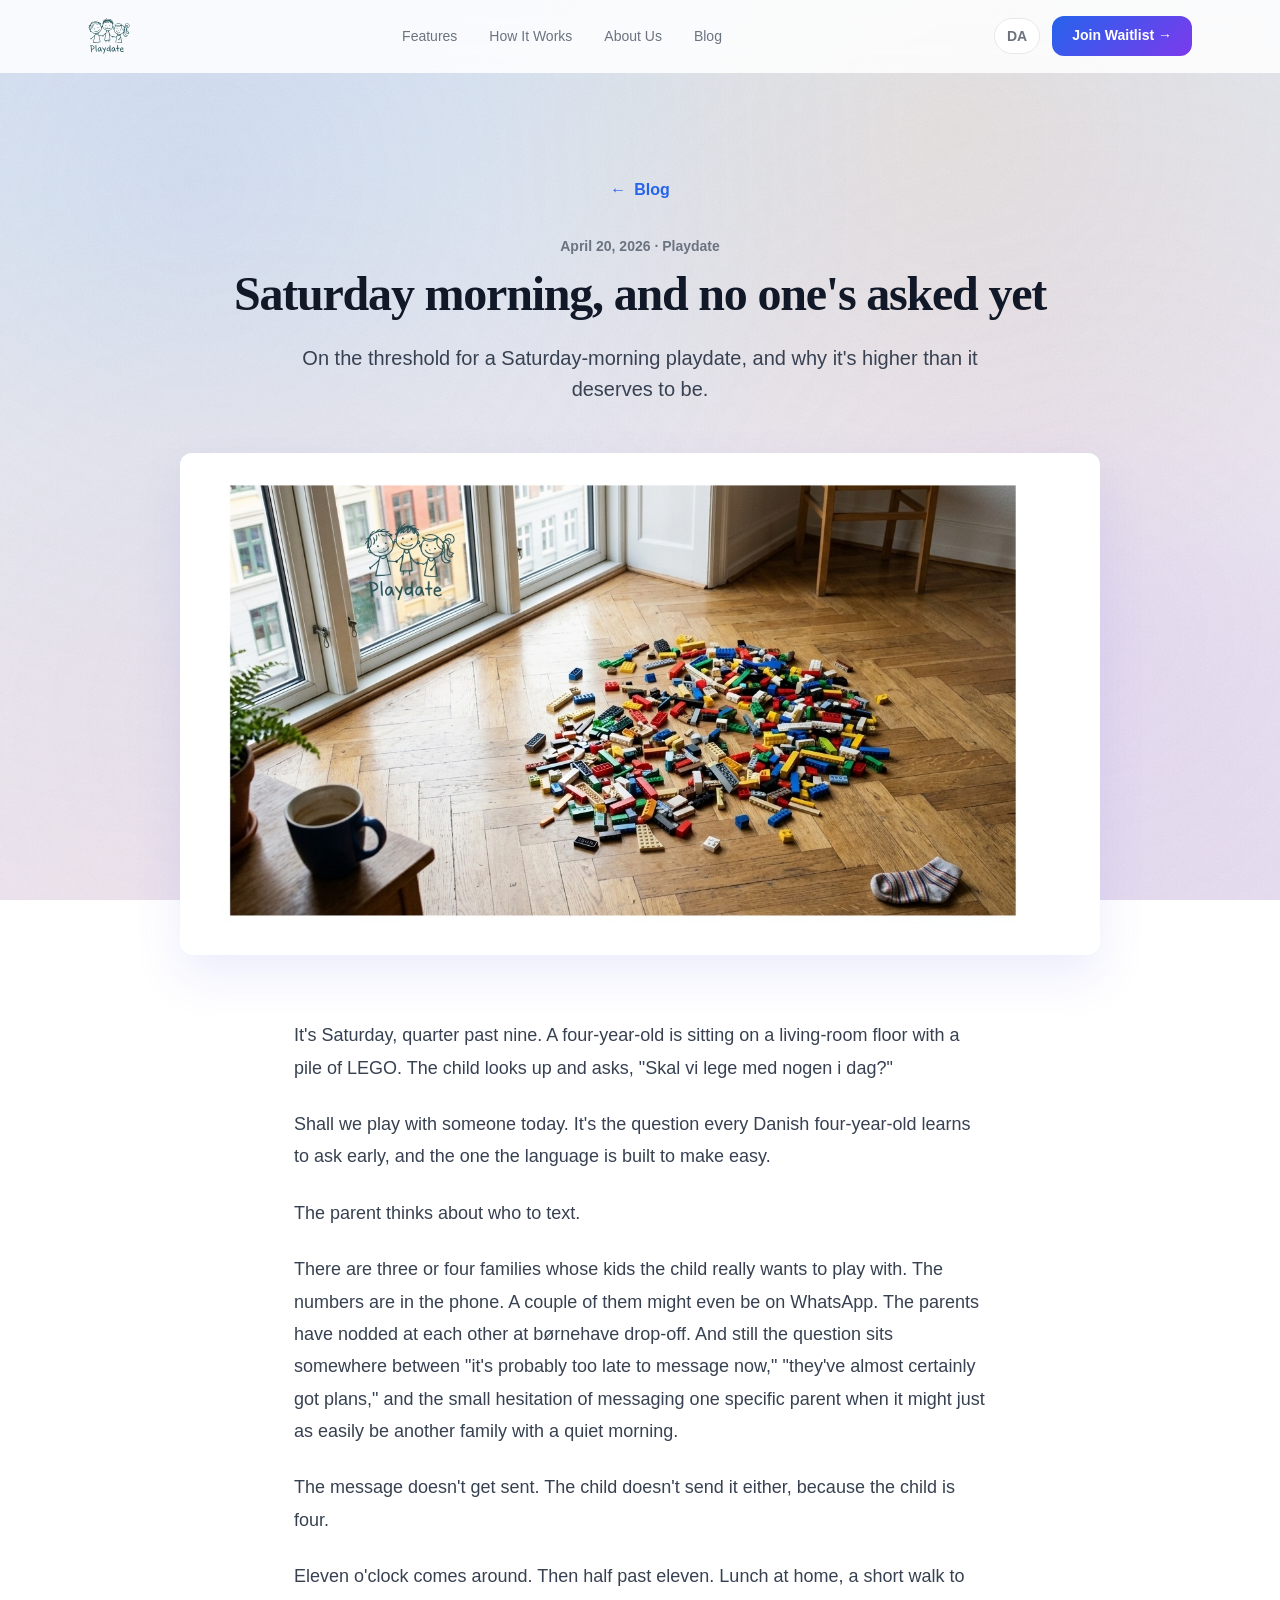
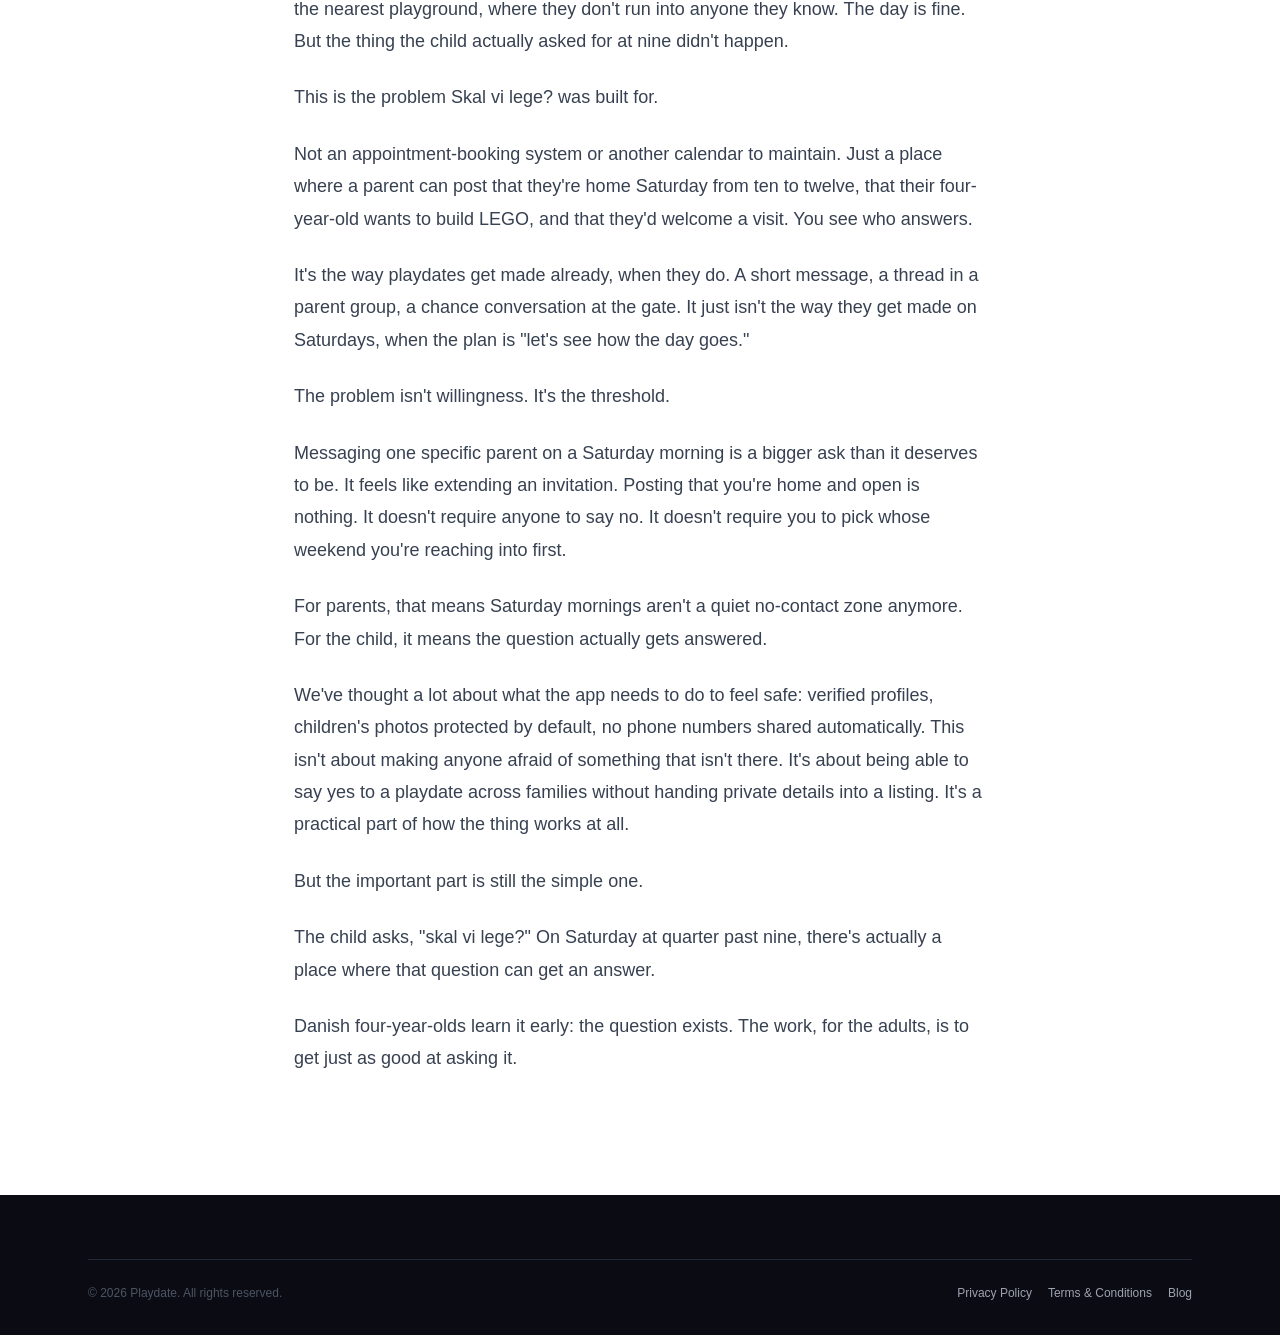
<file: blog/lordag-formiddag/index.html>
<!DOCTYPE html>
<html lang="da">
<head>
  <meta charset="UTF-8">
  <meta name="viewport" content="width=device-width, initial-scale=1.0">
  <title>Lørdag formiddag, og ingen har spurgt endnu — Playdate</title>
  <meta name="description" content="Barnet spørger, om man skal lege med nogen i dag. Numrene ligger i telefonen. Alligevel bliver der ikke skrevet.">
  <link rel="canonical" href="https://incubatordk.github.io/skalvilege.dk/blog/lordag-formiddag/">
  <meta name="robots" content="index, follow">

  <meta property="og:title" content="Lørdag formiddag, og ingen har spurgt endnu — Playdate">
  <meta property="og:description" content="Barnet spørger, om man skal lege med nogen i dag. Numrene ligger i telefonen. Alligevel bliver der ikke skrevet.">
  <meta property="og:type" content="article">
  <meta property="og:url" content="https://incubatordk.github.io/skalvilege.dk/blog/lordag-formiddag/">
  <meta property="og:site_name" content="Playdate">
  <meta property="og:locale" content="da_DK">
  <meta property="og:locale:alternate" content="en_GB">
  <meta property="article:published_time" content="2026-04-20T08:00:00+02:00">
  <meta property="article:author" content="Playdate">
  <meta property="og:image" content="https://incubatordk.github.io/skalvilege.dk/assets/blog/playdate-19-04.jpg">

  <meta name="twitter:card" content="summary_large_image">
  <meta name="twitter:title" content="Lørdag formiddag, og ingen har spurgt endnu — Playdate">
  <meta name="twitter:description" content="Barnet spørger, om man skal lege med nogen i dag. Numrene ligger i telefonen. Alligevel bliver der ikke skrevet.">
  <meta name="twitter:image" content="https://incubatordk.github.io/skalvilege.dk/assets/blog/playdate-19-04.jpg">

  <script type="application/ld+json">
  {
    "@context": "https://schema.org",
    "@graph": [
      {
        "@type": "BlogPosting",
        "headline": "Lørdag formiddag, og ingen har spurgt endnu",
        "alternativeHeadline": "Saturday morning, and no one's asked yet",
        "description": "Barnet spørger, om man skal lege med nogen i dag. Numrene ligger i telefonen. Alligevel bliver der ikke skrevet.",
        "image": "https://incubatordk.github.io/skalvilege.dk/assets/blog/playdate-19-04.jpg",
        "datePublished": "2026-04-20T08:00:00+02:00",
        "dateModified": "2026-04-20T08:00:00+02:00",
        "inLanguage": ["da", "en"],
        "author": {
          "@type": "Organization",
          "name": "Playdate"
        },
        "publisher": {
          "@type": "Organization",
          "name": "Playdate",
          "logo": {
            "@type": "ImageObject",
            "url": "https://incubatordk.github.io/skalvilege.dk/assets/logo-color.svg"
          }
        },
        "mainEntityOfPage": "https://incubatordk.github.io/skalvilege.dk/blog/lordag-formiddag/",
        "isAccessibleForFree": true,
        "wordCount": 480,
        "articleSection": "Familieliv"
      },
      {
        "@type": "BreadcrumbList",
        "itemListElement": [
          { "@type": "ListItem", "position": 1, "name": "Playdate", "item": "https://incubatordk.github.io/skalvilege.dk/" },
          { "@type": "ListItem", "position": 2, "name": "Blog", "item": "https://incubatordk.github.io/skalvilege.dk/blog/" },
          { "@type": "ListItem", "position": 3, "name": "Lørdag formiddag, og ingen har spurgt endnu", "item": "https://incubatordk.github.io/skalvilege.dk/blog/lordag-formiddag/" }
        ]
      }
    ]
  }
  </script>

  <meta name="theme-color" content="#2563eb">
  <link rel="icon" type="image/svg+xml" href="../../assets/logo-no-background.svg">
  <link rel="apple-touch-icon" href="../../assets/logo.png">
  <link rel="manifest" href="../../manifest.webmanifest">
  <link rel="alternate" hreflang="x-default" href="https://incubatordk.github.io/skalvilege.dk/blog/lordag-formiddag/">
  <link rel="alternate" type="application/rss+xml" title="Playdate Blog" href="../feed.xml">
  <link rel="preconnect" href="https://fonts.googleapis.com">
  <link rel="preconnect" href="https://fonts.gstatic.com" crossorigin>
  <link href="https://fonts.googleapis.com/css2?family=Inter:wght@400;500;600;700;800;900&display=swap" rel="stylesheet">
  <link rel="stylesheet" href="../../css/styles.css?v=__VERSION__">
  <script defer src="../../js/blog-i18n.js?v=__VERSION__"></script>
</head>
<body data-blog-page="post">
  <nav class="nav">
    <div class="nav-inner">
      <a href="../../" class="nav-logo" aria-label="Playdate">
        <img src="../../assets/logo-no-background.svg" alt="Playdate" width="36" height="36">
      </a>
      <ul id="nav-menu" class="nav-links">
        <li><a href="../../#features" data-blog-i18n="nav.features">Funktioner</a></li>
        <li><a href="../../#how-it-works" data-blog-i18n="nav.how">Sådan virker det</a></li>
        <li><a href="../../#founders" data-blog-i18n="nav.about">Om os</a></li>
        <li><a href="../" aria-current="true" data-blog-i18n="nav.blog">Blog</a></li>
        <li class="nav-links-cta"><a href="../../#cta" data-blog-i18n="nav.cta">Tilmeld venteliste →</a></li>
      </ul>
      <div class="nav-actions">
        <button id="lang-toggle" class="lang-toggle" type="button" aria-label="Switch language">
          <span data-blog-i18n="lang.toggle">EN</span>
        </button>
        <a href="../../#cta" class="btn btn-primary btn-primary-sm" data-blog-i18n="nav.cta">Tilmeld venteliste →</a>
        <button id="nav-toggle" class="nav-toggle" type="button"
                aria-label="Menu" aria-expanded="false" aria-controls="nav-menu"
                data-blog-i18n-aria="nav.menu">
          <span class="nav-toggle-bar"></span>
          <span class="nav-toggle-bar"></span>
          <span class="nav-toggle-bar"></span>
        </button>
      </div>
    </div>
  </nav>

  <main>
    <article class="post">
      <header class="post-header">
        <div class="container post-header-inner">
          <a href="../" class="back-link" data-blog-i18n="blog.back">Blog</a>
          <p class="post-meta" data-blog-i18n="blog.post.date">20. april 2026 · Playdate</p>
          <h1 data-blog-i18n="blog.post.title">Lørdag formiddag, og ingen har spurgt endnu</h1>
          <p class="post-dek" data-blog-i18n="blog.post.dek">Om tærsklen for en lørdags-playdate, og hvorfor den er højere end den fortjener.</p>
        </div>
      </header>

      <figure class="post-hero-image">
        <img src="../../assets/blog/playdate-19-04.jpg" alt="Et barn bygger LEGO lørdag formiddag, mens en forælder overvejer en legeaftale" data-blog-i18n-alt="blog.image.alt" width="1408" height="768" fetchpriority="high" decoding="async">
      </figure>

      <div class="post-content" data-blog-lang="da">
        <p>Lørdag kvart over ni. Et barn sidder på gulvet med en bunke LEGO, kigger op og spørger: "Skal vi lege med nogen i dag?"</p>
        <p>Forælderen tænker på, hvem der kunne skrives til.</p>
        <p>Der er tre-fire familier, hvis børn det rigtig gerne må være. Numrene ligger i telefonen. Et par af dem måske endda på WhatsApp. Men spørgsmålet sidder fast et sted mellem "det er vel også lidt sent at skrive nu" og "de har sikkert allerede planer" og den lille tøven ved at skrive til én specifik forælder, når det lige så godt kunne være en anden familie, der havde en rolig formiddag.</p>
        <p>Beskeden bliver ikke sendt. Barnet sender den heller ikke selv, for det er fire år gammelt.</p>
        <p>Klokken bliver elleve. Klokken bliver halv tolv. Det bliver til frokost derhjemme og en tur i nærmeste park, hvor ingen kendte dukker op. Alt er fint. Men det, barnet faktisk spurgte om klokken ni, skete ikke.</p>
        <p>Det her er det problem, Skal vi lege? blev lavet til.</p>
        <p>Det er ikke et helt bookingsystem eller en ny kalender, der skal vedligeholdes. Bare et sted, hvor man som forælder kan lægge op, at man er hjemme lørdag fra ti til tolv, at man har en fireårig, der elsker at bygge LEGO, og at man gerne tager imod. Og så ser man, hvem der melder sig.</p>
        <p>Det er den måde, playdates bliver til, når det lykkes: en tråd i en mor-gruppe på Facebook, en kort besked, et tilfældigt møde i børnehaven. Det er bare ikke den måde, det lykkes om lørdagen, når planen er "vi ser, hvordan dagen udvikler sig."</p>
        <p>Problemet er ikke viljen. Det er tærsklen.</p>
        <p>At skrive til én specifik forælder lørdag formiddag er en større handling end den fortjener. Det føles som at invitere til selskab. At lægge op, at man er hjemme og åben, er nul. Det kræver ikke, at nogen skal sige nej. Det kræver ikke, at man vælger, hvem man spørger først.</p>
        <p>For forældrene betyder det, at lørdag formiddag ikke længere er en pause, hvor ingen skriver. For barnet betyder det, at spørgsmålet faktisk bliver besvaret.</p>
        <p>Vi har tænkt en hel del over, hvad app'en skal gøre for at være tryg: verificerede profiler, billeder af børn beskyttet som standard, ingen telefonnumre der deles automatisk. Det handler ikke om at gøre folk bange for noget, der ikke er der. Det handler om, at man skal kunne sige ja til en playdate på tværs af familier uden at give private oplysninger væk i et opslag. Det er en praktisk del af, at det overhovedet fungerer.</p>
        <p>Men den vigtigste del er stadig den enkle.</p>
        <p>Barnet spørger: "Skal vi lege?" Og om lørdagen klokken kvart over ni er der faktisk et sted, hvor man kan få svaret.</p>
        <p>Danske fireårige lærer det tidligt: at spørgsmålet findes. Arbejdet, for de voksne, er at blive lige så gode til at stille det.</p>
      </div>

      <div class="post-content" data-blog-lang="en" hidden>
        <p>It's Saturday, quarter past nine. A four-year-old is sitting on a living-room floor with a pile of LEGO. The child looks up and asks, "Skal vi lege med nogen i dag?"</p>
        <p>Shall we play with someone today. It's the question every Danish four-year-old learns to ask early, and the one the language is built to make easy.</p>
        <p>The parent thinks about who to text.</p>
        <p>There are three or four families whose kids the child really wants to play with. The numbers are in the phone. A couple of them might even be on WhatsApp. The parents have nodded at each other at børnehave drop-off. And still the question sits somewhere between "it's probably too late to message now," "they've almost certainly got plans," and the small hesitation of messaging one specific parent when it might just as easily be another family with a quiet morning.</p>
        <p>The message doesn't get sent. The child doesn't send it either, because the child is four.</p>
        <p>Eleven o'clock comes around. Then half past eleven. Lunch at home, a short walk to the nearest playground, where they don't run into anyone they know. The day is fine. But the thing the child actually asked for at nine didn't happen.</p>
        <p>This is the problem Skal vi lege? was built for.</p>
        <p>Not an appointment-booking system or another calendar to maintain. Just a place where a parent can post that they're home Saturday from ten to twelve, that their four-year-old wants to build LEGO, and that they'd welcome a visit. You see who answers.</p>
        <p>It's the way playdates get made already, when they do. A short message, a thread in a parent group, a chance conversation at the gate. It just isn't the way they get made on Saturdays, when the plan is "let's see how the day goes."</p>
        <p>The problem isn't willingness. It's the threshold.</p>
        <p>Messaging one specific parent on a Saturday morning is a bigger ask than it deserves to be. It feels like extending an invitation. Posting that you're home and open is nothing. It doesn't require anyone to say no. It doesn't require you to pick whose weekend you're reaching into first.</p>
        <p>For parents, that means Saturday mornings aren't a quiet no-contact zone anymore. For the child, it means the question actually gets answered.</p>
        <p>We've thought a lot about what the app needs to do to feel safe: verified profiles, children's photos protected by default, no phone numbers shared automatically. This isn't about making anyone afraid of something that isn't there. It's about being able to say yes to a playdate across families without handing private details into a listing. It's a practical part of how the thing works at all.</p>
        <p>But the important part is still the simple one.</p>
        <p>The child asks, "skal vi lege?" On Saturday at quarter past nine, there's actually a place where that question can get an answer.</p>
        <p>Danish four-year-olds learn it early: the question exists. The work, for the adults, is to get just as good at asking it.</p>
      </div>
    </article>
  </main>

  <footer class="footer">
    <div class="container">
      <div class="footer-bottom">
        <p data-blog-i18n="footer.copy">© 2026 Playdate. Alle rettigheder forbeholdes.</p>
        <div class="footer-links">
          <a href="../../privacy-policy/" data-blog-i18n="footer.privacy">Privatlivspolitik</a>
          <a href="../../terms.html" data-blog-i18n="footer.terms">Vilkår og betingelser</a>
          <a href="../" data-blog-i18n="nav.blog">Blog</a>
        </div>
      </div>
    </div>
  </footer>
</body>
</html>
</file>
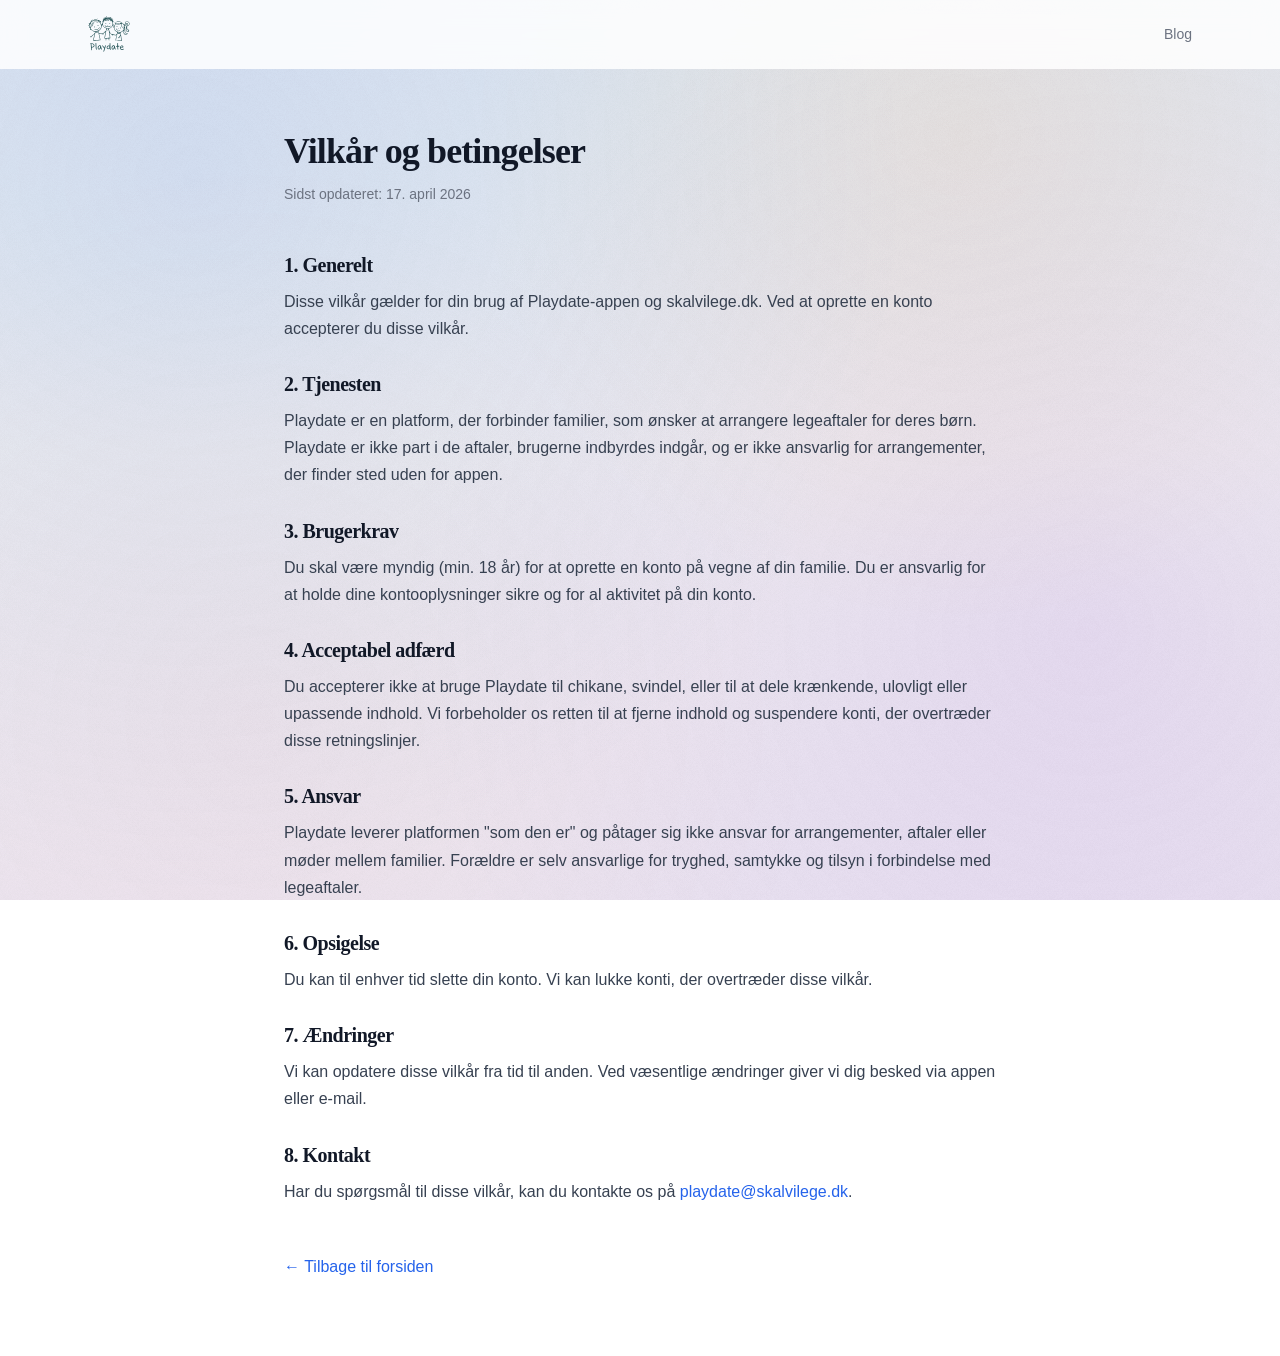
<file: terms.html>
<!DOCTYPE html>
<html lang="da">
<head>
  <meta charset="UTF-8">
  <meta name="viewport" content="width=device-width, initial-scale=1.0">
  <title>Vilkår og betingelser — Playdate</title>
  <meta name="description" content="Vilkår for brug af Playdate-appen og skalvilege.dk: brugerkrav, acceptabel adfærd, ansvar og opsigelse.">
  <link rel="canonical" href="https://incubatordk.github.io/skalvilege.dk/terms.html">
  <meta name="robots" content="index, follow">

  <meta property="og:title" content="Vilkår og betingelser — Playdate">
  <meta property="og:description" content="Vilkår for brug af Playdate-appen og skalvilege.dk.">
  <meta property="og:type" content="website">
  <meta property="og:url" content="https://incubatordk.github.io/skalvilege.dk/terms.html">
  <meta property="og:locale" content="da_DK">
  <meta property="og:site_name" content="Playdate">
  <meta property="og:image" content="https://incubatordk.github.io/skalvilege.dk/assets/logo.png">

  <meta name="twitter:card" content="summary">
  <meta name="twitter:title" content="Vilkår og betingelser — Playdate">
  <meta name="twitter:description" content="Vilkår for brug af Playdate-appen og skalvilege.dk.">
  <meta name="twitter:image" content="https://incubatordk.github.io/skalvilege.dk/assets/logo.png">

  <link rel="alternate" hreflang="x-default" href="https://incubatordk.github.io/skalvilege.dk/terms.html">

  <script type="application/ld+json">
  {
    "@context": "https://schema.org",
    "@type": "WebPage",
    "name": "Vilkår og betingelser — Playdate",
    "url": "https://incubatordk.github.io/skalvilege.dk/terms.html",
    "inLanguage": "da-DK",
    "dateModified": "2026-04-17",
    "isPartOf": {
      "@type": "WebSite",
      "name": "Playdate",
      "url": "https://incubatordk.github.io/skalvilege.dk/"
    },
    "publisher": {
      "@type": "Organization",
      "name": "Playdate",
      "logo": {
        "@type": "ImageObject",
        "url": "https://incubatordk.github.io/skalvilege.dk/assets/logo-color.svg"
      }
    }
  }
  </script>

  <link rel="icon" type="image/svg+xml" href="assets/logo-no-background.svg">
  <link rel="preconnect" href="https://fonts.googleapis.com">
  <link rel="preconnect" href="https://fonts.gstatic.com" crossorigin>
  <link href="https://fonts.googleapis.com/css2?family=Inter:wght@400;500;600;700;800;900&display=swap" rel="stylesheet">
  <link rel="stylesheet" href="css/styles.css?v=__VERSION__">
  <style>
    .legal { max-width: 760px; margin: 0 auto; padding: var(--space-3xl) var(--space-lg); }
    .legal h1 { font-size: var(--text-4xl); font-weight: 800; margin-bottom: var(--space-sm); }
    .legal .updated { color: var(--color-text-muted); margin-bottom: var(--space-2xl); font-size: var(--text-sm); }
    .legal h2 { font-size: var(--text-xl); font-weight: 700; margin-top: var(--space-xl); margin-bottom: var(--space-sm); }
    .legal p { color: var(--color-text-secondary); line-height: 1.7; margin-bottom: var(--space-sm); }
  </style>

  <!-- Analytics -->
  <script defer src="https://umami.robert-jensen.dk/script.js" data-website-id="753c9cee-5711-43ba-91a1-be2531471bd2"></script>
</head>
<body>

  <nav class="nav">
    <div class="nav-inner">
      <a href="./" class="nav-logo" aria-label="Playdate">
        <img src="assets/logo-no-background.svg" alt="Playdate" width="36" height="36">
      </a>
      <ul class="nav-links">
        <li><a href="blog/">Blog</a></li>
      </ul>
    </div>
  </nav>

  <main class="legal">
    <h1>Vilkår og betingelser</h1>
    <p class="updated">Sidst opdateret: 17. april 2026</p>

    <h2>1. Generelt</h2>
    <p>Disse vilkår gælder for din brug af Playdate-appen og skalvilege.dk. Ved at oprette en konto accepterer du disse vilkår.</p>

    <h2>2. Tjenesten</h2>
    <p>Playdate er en platform, der forbinder familier, som ønsker at arrangere legeaftaler for deres børn. Playdate er ikke part i de aftaler, brugerne indbyrdes indgår, og er ikke ansvarlig for arrangementer, der finder sted uden for appen.</p>

    <h2>3. Brugerkrav</h2>
    <p>Du skal være myndig (min. 18 år) for at oprette en konto på vegne af din familie. Du er ansvarlig for at holde dine kontooplysninger sikre og for al aktivitet på din konto.</p>

    <h2>4. Acceptabel adfærd</h2>
    <p>Du accepterer ikke at bruge Playdate til chikane, svindel, eller til at dele krænkende, ulovligt eller upassende indhold. Vi forbeholder os retten til at fjerne indhold og suspendere konti, der overtræder disse retningslinjer.</p>

    <h2>5. Ansvar</h2>
    <p>Playdate leverer platformen "som den er" og påtager sig ikke ansvar for arrangementer, aftaler eller møder mellem familier. Forældre er selv ansvarlige for tryghed, samtykke og tilsyn i forbindelse med legeaftaler.</p>

    <h2>6. Opsigelse</h2>
    <p>Du kan til enhver tid slette din konto. Vi kan lukke konti, der overtræder disse vilkår.</p>

    <h2>7. Ændringer</h2>
    <p>Vi kan opdatere disse vilkår fra tid til anden. Ved væsentlige ændringer giver vi dig besked via appen eller e-mail.</p>

    <h2>8. Kontakt</h2>
    <p>Har du spørgsmål til disse vilkår, kan du kontakte os på <a href="mailto:playdate@skalvilege.dk">playdate@skalvilege.dk</a>.</p>

    <p style="margin-top: var(--space-2xl)"><a href="./">← Tilbage til forsiden</a></p>
  </main>
</body>
</html>
</file>
<file: css/styles.css>
/* ==========================================================================
   skalvilege.dk / Playdate — Design Tokens & Styles
   Blue → purple gradient system from the Playdate brand.
   ========================================================================== */

:root {
  /* Colors */
  --color-primary: #2563eb;
  --color-primary-dark: #1d4ed8;
  --color-accent: #7c3aed;
  --color-indigo: #4f46e5;
  --color-gradient: linear-gradient(135deg, #2563eb 0%, #7c3aed 100%);
  --color-gradient-soft: linear-gradient(135deg, #4f46e5 0%, #7c3aed 100%);

  /* Warm accent — used sparingly to break the blue→purple monochrome */
  --color-warm: #f59e0b;
  --color-warm-soft: #fef3c7;
  --color-coral: #fb7185;

  --color-bg: #ffffff;
  --color-bg-soft: #f8f9ff;
  --color-bg-card: #ffffff;
  --color-bg-hero: linear-gradient(to bottom, #eff6ff 0%, #ffffff 50%, #faf5ff 100%);
  --color-bg-founders: linear-gradient(135deg, #f0f9ff 0%, #faf5ff 100%);
  --color-bg-dark: #0b0b14;

  --color-text: #111827;
  --color-text-secondary: #374151;
  --color-text-muted: #6b7280;
  --color-text-faint: #9ca3af;

  --color-border: #e5e7eb;
  --color-border-soft: #f0f0f5;

  --color-success-bg: #dcfce7;
  --color-success: #16a34a;

  --color-danish-red: #c60c30;

  /* Typography */
  --font-family: 'Manrope', -apple-system, BlinkMacSystemFont, 'Segoe UI', sans-serif;
  --font-display: 'Fraunces', ui-serif, Georgia, 'Times New Roman', serif;

  --text-xs: 0.75rem;
  --text-sm: 0.875rem;
  --text-base: 1rem;
  --text-lg: 1.125rem;
  --text-xl: 1.25rem;
  --text-2xl: 1.5rem;
  --text-3xl: 1.875rem;
  --text-4xl: 2.25rem;
  --text-5xl: 3rem;
  --text-6xl: 3.75rem;

  /* Spacing */
  --space-xxs: 4px;
  --space-xs: 8px;
  --space-sm: 12px;
  --space-md: 16px;
  --space-lg: 24px;
  --space-xl: 32px;
  --space-2xl: 48px;
  --space-3xl: 64px;
  --space-4xl: 96px;

  /* Radius */
  --radius-sm: 8px;
  --radius-md: 12px;
  --radius-lg: 16px;
  --radius-xl: 20px;
  --radius-2xl: 24px;
  --radius-full: 9999px;

  /* Shadows */
  --shadow-sm: 0 1px 2px rgba(0, 0, 0, 0.04);
  --shadow: 0 2px 8px rgba(0, 0, 0, 0.06);
  --shadow-md: 0 4px 20px rgba(99, 102, 241, 0.08);
  --shadow-lg: 0 20px 48px rgba(99, 102, 241, 0.12);
  --shadow-xl: 0 32px 64px rgba(30, 20, 60, 0.35);
  --shadow-btn: 0 8px 24px rgba(99, 102, 241, 0.35);

  /* Transitions */
  --transition-fast: 150ms ease;
  --transition-base: 250ms ease;
  --transition-slow: 400ms ease;
}

/* ==========================================================================
   Reset & Base
   ========================================================================== */

*,
*::before,
*::after {
  margin: 0;
  padding: 0;
  box-sizing: border-box;
}

html {
  scroll-behavior: smooth;
  -webkit-text-size-adjust: 100%;
}

body {
  font-family: var(--font-family);
  font-size: var(--text-base);
  line-height: 1.6;
  color: var(--color-text);
  background: var(--color-bg-hero);
  background-attachment: fixed;
  -webkit-font-smoothing: antialiased;
  -moz-osx-font-smoothing: grayscale;
  overflow-x: hidden;
  -webkit-tap-highlight-color: transparent;
  position: relative;
  min-height: 100vh;
}

body::before {
  content: "";
  position: fixed;
  inset: 0;
  pointer-events: none;
  z-index: -1;
  background:
    radial-gradient(circle at 15% 20%, rgba(59, 130, 246, 0.12) 0%, transparent 55%),
    radial-gradient(circle at 85% 70%, rgba(147, 51, 234, 0.10) 0%, transparent 55%),
    radial-gradient(circle at 75% 15%, rgba(245, 158, 11, 0.08) 0%, transparent 40%),
    radial-gradient(circle at 20% 80%, rgba(251, 113, 133, 0.06) 0%, transparent 45%);
}

/* Subtle grain — adds premium atmospheric depth */
body::after {
  content: "";
  position: fixed;
  inset: 0;
  pointer-events: none;
  z-index: -1;
  opacity: 0.35;
  mix-blend-mode: multiply;
  background-image: url("data:image/svg+xml;utf8,<svg viewBox='0 0 200 200' xmlns='http://www.w3.org/2000/svg'><filter id='n'><feTurbulence type='fractalNoise' baseFrequency='0.9' numOctaves='2' stitchTiles='stitch'/><feColorMatrix values='0 0 0 0 0  0 0 0 0 0  0 0 0 0 0  0 0 0 0.35 0'/></filter><rect width='100%25' height='100%25' filter='url(%23n)'/></svg>");
  background-size: 180px 180px;
}

img,
svg {
  display: block;
  max-width: 100%;
}

a {
  color: var(--color-primary);
  text-decoration: none;
  transition: color var(--transition-fast);
}

a:hover {
  color: var(--color-primary-dark);
}

h1, h2 {
  font-family: var(--font-display);
  font-optical-sizing: auto;
  font-variation-settings: "opsz" 96;
  color: var(--color-text);
  line-height: 1.05;
  letter-spacing: -0.025em;
}

h3, h4 {
  color: var(--color-text);
  line-height: 1.2;
  letter-spacing: -0.01em;
}

button {
  font-family: inherit;
  cursor: pointer;
  border: none;
  background: none;
}

/* ==========================================================================
   Layout
   ========================================================================== */

.container {
  width: 100%;
  max-width: 1152px;
  margin: 0 auto;
  padding: 0 var(--space-lg);
}

.section {
  padding: var(--space-3xl) 0;
}

.section-sm {
  padding: var(--space-2xl) 0;
}

.section-header {
  text-align: center;
  margin-bottom: var(--space-2xl);
}

.section-header h2 {
  font-size: var(--text-3xl);
  font-weight: 700;
  margin-bottom: var(--space-sm);
}

.section-header p {
  color: var(--color-text-muted);
  max-width: 560px;
  margin: 0 auto;
}

.grad-text {
  background: var(--color-gradient);
  -webkit-background-clip: text;
  -webkit-text-fill-color: transparent;
  background-clip: text;
}

/* ==========================================================================
   Buttons
   ========================================================================== */

.btn {
  display: inline-flex;
  align-items: center;
  justify-content: center;
  gap: var(--space-xs);
  padding: var(--space-sm) var(--space-lg);
  font-family: var(--font-family);
  font-size: var(--text-base);
  font-weight: 600;
  border-radius: var(--radius-md);
  cursor: pointer;
  transition: all var(--transition-fast);
  text-decoration: none;
  line-height: 1.4;
  min-height: 48px;
  white-space: nowrap;
}

.btn-primary {
  background: var(--color-gradient);
  color: #fff;
  padding: 14px 28px;
  border-radius: var(--radius-md);
}

.btn-primary:hover {
  color: #fff;
  opacity: 0.92;
  transform: translateY(-1px);
  box-shadow: var(--shadow-btn);
}

.btn-primary:active {
  transform: translateY(0);
}

.btn-primary-sm {
  padding: 10px 20px;
  font-size: var(--text-sm);
  min-height: 40px;
}

.btn-outline {
  border: 2px solid var(--color-primary);
  color: var(--color-primary);
  padding: 12px 26px;
  background: transparent;
}

.btn-outline:hover {
  background: #eff6ff;
  color: var(--color-primary);
  transform: translateY(-1px);
}

.btn-white {
  background: #fff;
  color: var(--color-primary-dark);
  font-weight: 700;
  padding: 14px 28px;
  border-radius: var(--radius-md);
}

.btn-white:hover {
  background: #eff6ff;
  color: var(--color-primary-dark);
}

/* ==========================================================================
   Navigation
   ========================================================================== */

.nav {
  position: sticky;
  top: 0;
  z-index: 100;
  background: rgba(255, 255, 255, 0.85);
  backdrop-filter: blur(12px);
  -webkit-backdrop-filter: blur(12px);
  border-bottom: 1px solid transparent;
  transition: border-color var(--transition-base);
}

.nav--scrolled {
  border-bottom-color: var(--color-border);
}

.nav-inner {
  max-width: 1152px;
  margin: 0 auto;
  padding: var(--space-md) var(--space-lg);
  display: flex;
  align-items: center;
  justify-content: space-between;
  gap: var(--space-md);
}

.nav-logo img {
  height: 36px;
  width: auto;
}

.nav-links {
  display: none;
  list-style: none;
  gap: var(--space-xl);
}

.nav-links a {
  font-size: var(--text-sm);
  font-weight: 500;
  color: var(--color-text-muted);
  transition: color var(--transition-fast);
}

.nav-links a:hover {
  color: var(--color-primary);
}

.nav-actions {
  display: flex;
  align-items: center;
  gap: var(--space-sm);
}

.nav-actions .btn {
  display: none;
}

.lang-toggle {
  display: inline-flex;
  align-items: center;
  justify-content: center;
  padding: var(--space-xxs) var(--space-sm);
  font-family: var(--font-family);
  font-size: var(--text-sm);
  font-weight: 600;
  color: var(--color-text-muted);
  background: #fff;
  border: 1.5px solid var(--color-border);
  border-radius: var(--radius-full);
  transition: all var(--transition-fast);
  min-width: 44px;
  min-height: 36px;
  line-height: 1;
}

.lang-toggle:hover {
  border-color: var(--color-primary);
  color: var(--color-primary);
}

.lang-toggle:active {
  transform: scale(0.96);
}

/* Hamburger — visible on mobile only (toggled off at ≥768px below) */
.nav-toggle {
  display: inline-flex;
  flex-direction: column;
  justify-content: center;
  align-items: center;
  gap: 4px;
  width: 40px;
  height: 40px;
  padding: 0;
  background: transparent;
  border: 1.5px solid var(--color-border);
  border-radius: var(--radius-md);
  cursor: pointer;
  transition: border-color var(--transition-fast);
}

.nav-toggle:hover {
  border-color: var(--color-primary);
}

.nav-toggle-bar {
  display: block;
  width: 18px;
  height: 2px;
  background: var(--color-text);
  border-radius: 2px;
  transition: transform var(--transition-fast), opacity var(--transition-fast);
}

.nav-toggle[aria-expanded="true"] .nav-toggle-bar:nth-child(1) {
  transform: translateY(6px) rotate(45deg);
}

.nav-toggle[aria-expanded="true"] .nav-toggle-bar:nth-child(2) {
  opacity: 0;
}

.nav-toggle[aria-expanded="true"] .nav-toggle-bar:nth-child(3) {
  transform: translateY(-6px) rotate(-45deg);
}

/* Mobile menu: when toggle open, show the links as a dropdown panel */
.nav[data-menu-open="true"] .nav-links {
  display: flex;
  flex-direction: column;
  gap: var(--space-md);
  position: absolute;
  top: 100%;
  left: 0;
  right: 0;
  margin: 0;
  padding: var(--space-lg);
  background: #fff;
  border-bottom: 1px solid var(--color-border);
  box-shadow: var(--shadow-lg);
}

.nav[data-menu-open="true"] .nav-links-cta {
  margin-top: var(--space-sm);
  padding-top: var(--space-md);
  border-top: 1px solid var(--color-border);
}

.nav[data-menu-open="true"] .nav-links-cta a {
  display: inline-block;
  padding: var(--space-sm) var(--space-md);
  background: var(--color-primary);
  color: #fff;
  border-radius: var(--radius-md);
  font-weight: 700;
}

.nav[data-menu-open="true"] .nav-links a {
  display: block;
  padding: var(--space-sm) 0;
  font-size: var(--text-base);
  font-weight: 600;
  color: var(--color-text);
}

/* ==========================================================================
   Hero
   ========================================================================== */

.hero {
  padding: var(--space-2xl) 0 var(--space-3xl);
  position: relative;
  overflow: hidden;
}

.hero-inner {
  display: flex;
  flex-direction: column;
  align-items: center;
  gap: var(--space-3xl);
  position: relative;
  z-index: 1;
}

/* Organic floating shapes */
.hero-blobs {
  position: absolute;
  inset: 0;
  pointer-events: none;
  overflow: hidden;
  z-index: 0;
}

.hero-blob {
  position: absolute;
  border-radius: 50%;
  filter: blur(50px);
  opacity: 0.55;
  will-change: transform;
}

.hero-blob--1 {
  width: 320px;
  height: 320px;
  top: -60px;
  left: -80px;
  background: radial-gradient(circle, #bfdbfe 0%, transparent 70%);
  animation: blobDrift1 18s ease-in-out infinite;
}

.hero-blob--2 {
  width: 280px;
  height: 280px;
  top: 20%;
  right: -60px;
  background: radial-gradient(circle, #fcd34d 0%, transparent 70%);
  animation: blobDrift2 22s ease-in-out infinite;
  opacity: 0.45;
}

.hero-blob--3 {
  width: 360px;
  height: 360px;
  bottom: -120px;
  left: 40%;
  background: radial-gradient(circle, #ddd6fe 0%, transparent 70%);
  animation: blobDrift3 26s ease-in-out infinite;
}

@keyframes blobDrift1 {
  0%, 100% { transform: translate(0, 0) scale(1); }
  50%      { transform: translate(40px, 30px) scale(1.08); }
}

@keyframes blobDrift2 {
  0%, 100% { transform: translate(0, 0) scale(1); }
  50%      { transform: translate(-50px, 40px) scale(0.92); }
}

@keyframes blobDrift3 {
  0%, 100% { transform: translate(0, 0) scale(1); }
  50%      { transform: translate(30px, -40px) scale(1.05); }
}

.hero-copy {
  flex: 1;
  text-align: center;
}

.hero-badge {
  display: inline-flex;
  align-items: center;
  gap: var(--space-xs);
  padding: 6px 16px;
  background: #eff6ff;
  color: var(--color-primary-dark);
  border: 1px solid #bfdbfe;
  border-radius: var(--radius-full);
  font-size: var(--text-sm);
  font-weight: 600;
  margin-bottom: var(--space-lg);
}

.flag-dk {
  width: 20px;
  height: 14px;
  border-radius: 2px;
  flex-shrink: 0;
}

.hero h1 {
  font-size: var(--text-5xl);
  font-weight: 900;
  line-height: 1.08;
  letter-spacing: -0.03em;
  margin-bottom: var(--space-md);
}

.hero-sub {
  font-size: var(--text-lg);
  color: var(--color-text-secondary);
  max-width: 540px;
  margin: 0 auto var(--space-sm);
  font-weight: 500;
  line-height: 1.5;
}

.hero-body {
  font-size: var(--text-base);
  color: var(--color-text-muted);
  max-width: 540px;
  margin: 0 auto var(--space-xl);
  line-height: 1.65;
}

.hero-actions {
  display: flex;
  flex-direction: column;
  gap: var(--space-sm);
  justify-content: center;
  margin-bottom: var(--space-xl);
}

.trust-badges {
  display: flex;
  flex-wrap: wrap;
  justify-content: center;
  gap: var(--space-lg);
  font-size: var(--text-sm);
  color: var(--color-text-muted);
}

.trust-badge {
  display: inline-flex;
  align-items: center;
  gap: var(--space-xs);
}

.check {
  width: 20px;
  height: 20px;
  background: var(--color-success-bg);
  color: var(--color-success);
  border-radius: var(--radius-full);
  display: inline-flex;
  align-items: center;
  justify-content: center;
  font-size: 11px;
  font-weight: 700;
}

/* ==========================================================================
   Phone Mockup
   ========================================================================== */

.phone-wrap {
  position: relative;
  flex-shrink: 0;
  perspective: 1000px;
}

.phone-glow {
  position: absolute;
  inset: 0;
  z-index: -1;
  filter: blur(60px);
  opacity: 0.4;
  background: radial-gradient(circle, #6366f1 0%, #7c3aed 60%, transparent 100%);
  transform: scale(1.2);
}

.phone {
  width: 260px;
  height: 520px;
  background: #fff;
  border-radius: 40px;
  box-shadow: 0 0 0 10px #1a1a2e, var(--shadow-xl);
  overflow: hidden;
  position: relative;
  transform: rotateY(-8deg) rotateX(3deg) translateY(0);
  animation: phoneFloat 7s ease-in-out infinite;
  will-change: transform;
}

@keyframes phoneFloat {
  0%, 100% { transform: rotateY(-8deg) rotateX(3deg) translateY(0); }
  50%      { transform: rotateY(-8deg) rotateX(3deg) translateY(-12px); }
}

.phone-notch {
  position: absolute;
  top: 0;
  left: 50%;
  transform: translateX(-50%);
  width: 80px;
  height: 22px;
  background: #1a1a2e;
  border-radius: 0 0 16px 16px;
  z-index: 10;
}

.phone-screen {
  height: 100%;
  background: var(--color-bg-soft);
  padding-top: 28px;
  overflow: hidden;
  position: relative;
}

.phone-topbar {
  padding: 12px 16px 8px;
  background: var(--color-gradient);
  color: #fff;
  display: flex;
  align-items: center;
  justify-content: space-between;
}

.phone-greeting p:first-child {
  font-size: 10px;
  opacity: 0.85;
  margin-bottom: 1px;
}

.phone-greeting p:last-child {
  font-size: 14px;
  font-weight: 700;
}

.phone-avatar {
  width: 32px;
  height: 32px;
  border-radius: 50%;
  background: rgba(255, 255, 255, 0.2);
  overflow: hidden;
}

.phone-avatar img {
  width: 100%;
  height: 100%;
  object-fit: cover;
}

.phone-content {
  padding: 12px;
  overflow-y: auto;
  height: calc(100% - 80px);
}

.phone-card {
  background: #fff;
  border-radius: 14px;
  padding: 12px;
  margin-bottom: 10px;
  box-shadow: 0 2px 8px rgba(0, 0, 0, 0.06);
}

.phone-card-label {
  font-size: 10px;
  color: var(--color-text-muted);
  font-weight: 600;
  text-transform: uppercase;
  letter-spacing: 0.05em;
  margin-bottom: 6px;
}

.phone-row {
  display: flex;
  align-items: center;
  gap: 8px;
}

.phone-pic {
  width: 36px;
  height: 36px;
  border-radius: 50%;
  overflow: hidden;
  flex-shrink: 0;
}

.phone-pic-sm {
  width: 32px;
  height: 32px;
}

.phone-pic img {
  width: 100%;
  height: 100%;
  object-fit: cover;
}

.phone-name {
  font-size: 12px;
  font-weight: 600;
  color: var(--color-text);
}

.phone-meta {
  font-size: 10px;
  color: var(--color-text-muted);
}

.phone-pill {
  margin-left: auto;
  background: var(--color-success-bg);
  color: var(--color-success);
  font-size: 10px;
  font-weight: 600;
  padding: 2px 7px;
  border-radius: 20px;
}

.phone-invite {
  background: #eff6ff;
  border: 1px solid #bfdbfe;
  border-radius: 14px;
  padding: 10px 12px;
  margin-bottom: 10px;
}

.phone-invite-title {
  font-size: 10px;
  font-weight: 700;
  color: var(--color-primary-dark);
  margin-bottom: 4px;
}

.phone-invite p {
  font-size: 11px;
  color: var(--color-text-secondary);
}

.phone-invite-actions {
  display: flex;
  gap: 6px;
  margin-top: 8px;
}

.phone-btn {
  flex: 1;
  font-size: 10px;
  font-weight: 600;
  padding: 5px;
  border-radius: 8px;
}

.phone-btn-primary {
  background: var(--color-gradient);
  color: #fff;
}

.phone-btn-secondary {
  background: #f3f4f6;
  color: var(--color-text-muted);
}

.phone-section-title {
  font-size: 11px;
  font-weight: 700;
  color: var(--color-text-secondary);
  margin-bottom: 6px;
}

.phone-suggestion {
  background: #fff;
  border-radius: 14px;
  padding: 10px 12px;
  margin-bottom: 8px;
  box-shadow: 0 2px 8px rgba(0, 0, 0, 0.05);
  display: flex;
  align-items: center;
  gap: 10px;
}

.phone-suggestion-body {
  flex: 1;
  min-width: 0;
}

.phone-suggestion-body p:first-child {
  font-size: 11px;
  font-weight: 600;
  color: var(--color-text);
}

.phone-suggestion-body p:nth-child(2) {
  font-size: 10px;
  color: var(--color-text-muted);
  margin-bottom: 3px;
}

.phone-emoji {
  font-size: 13px;
}

.phone-invite-btn {
  background: var(--color-gradient);
  color: #fff;
  font-size: 10px;
  font-weight: 600;
  padding: 4px 9px;
  border-radius: 8px;
  flex-shrink: 0;
}

.phone-nav {
  position: absolute;
  bottom: 0;
  left: 0;
  right: 0;
  background: #fff;
  border-top: 1px solid var(--color-border-soft);
  display: flex;
  padding: 8px 0 12px;
}

.phone-nav-item {
  flex: 1;
  text-align: center;
}

.phone-nav-icon {
  font-size: 16px;
}

.phone-nav-label {
  font-size: 8px;
  color: var(--color-text-faint);
  font-weight: 600;
}

.phone-nav-item--active .phone-nav-label {
  color: var(--color-primary);
}

/* ==========================================================================
   Features
   ========================================================================== */

.features {
  padding: var(--space-3xl) 0;
  background: linear-gradient(to bottom, rgba(219, 234, 254, 0.4) 0%, transparent 100%);
}

.feature-grid {
  display: grid;
  grid-template-columns: 1fr;
  gap: var(--space-lg);
}

.feature-card {
  background: #fff;
  border-radius: var(--radius-xl);
  padding: var(--space-xl);
  box-shadow: var(--shadow-sm);
  border: 1px solid #f3f4f6;
  transition: transform var(--transition-base), box-shadow var(--transition-base), border-color var(--transition-base);
  position: relative;
  overflow: hidden;
}

.feature-card::before {
  content: "";
  position: absolute;
  top: 0;
  left: 0;
  right: 0;
  height: 3px;
  background: var(--color-gradient);
  transform: scaleX(0);
  transform-origin: left;
  transition: transform var(--transition-base);
}

.feature-card:hover {
  transform: translateY(-4px);
  box-shadow: var(--shadow-lg);
  border-color: #e0e7ff;
}

.feature-card:hover::before {
  transform: scaleX(1);
}

.feature-icon {
  width: 48px;
  height: 48px;
  display: flex;
  align-items: center;
  justify-content: center;
  border-radius: var(--radius-md);
  font-size: 24px;
  margin-bottom: var(--space-md);
}

.feature-icon--blue { background: #dbeafe; }
.feature-icon--purple { background: #ede9fe; }
.feature-icon--green { background: #dcfce7; }
.feature-icon--yellow { background: #fef9c3; }
.feature-icon--pink { background: #fce7f3; }
.feature-icon--indigo { background: #e0e7ff; }

.feature-card h3 {
  font-size: var(--text-lg);
  font-weight: 700;
  margin-bottom: var(--space-xs);
}

.feature-card p {
  font-size: var(--text-sm);
  color: var(--color-text-muted);
  line-height: 1.6;
}

/* ==========================================================================
   How it works
   ========================================================================== */

.how {
  padding: var(--space-3xl) 0;
  background: #fff;
}

.steps {
  display: grid;
  grid-template-columns: 1fr;
  gap: var(--space-xl);
  max-width: 960px;
  margin: 0 auto;
  position: relative;
}

.step {
  text-align: center;
  position: relative;
}

.step-num {
  width: 64px;
  height: 64px;
  margin: 0 auto var(--space-md);
  border-radius: var(--radius-xl);
  display: flex;
  align-items: center;
  justify-content: center;
  color: #fff;
  font-size: var(--text-2xl);
  font-weight: 700;
  box-shadow: var(--shadow-btn);
}

.step-num--1 { background: linear-gradient(135deg, #2563eb, #4f46e5); }
.step-num--2 { background: linear-gradient(135deg, #4f46e5, #7c3aed); }
.step-num--3 { background: linear-gradient(135deg, #7c3aed, #9d4edd); }

.step h3 {
  font-size: var(--text-lg);
  font-weight: 700;
  margin-bottom: var(--space-xs);
}

.step p {
  font-size: var(--text-sm);
  color: var(--color-text-muted);
  line-height: 1.6;
}

/* ==========================================================================
   Stats bar
   ========================================================================== */

.stats {
  padding: var(--space-xl) 0;
  border-top: 1px solid var(--color-border);
  border-bottom: 1px solid var(--color-border);
  background: #fff;
}

.stats-grid {
  max-width: 720px;
  margin: 0 auto;
  display: grid;
  grid-template-columns: repeat(3, 1fr);
  gap: var(--space-md);
  text-align: center;
}

.stat-value {
  font-family: var(--font-display);
  font-optical-sizing: auto;
  font-variation-settings: "opsz" 144;
  font-size: var(--text-4xl);
  font-weight: 900;
  line-height: 1;
  letter-spacing: -0.04em;
}

.stat-label {
  color: var(--color-text-muted);
  font-size: var(--text-sm);
  margin-top: 8px;
  text-transform: uppercase;
  letter-spacing: 0.08em;
  font-weight: 600;
}

.stat-flag {
  display: flex;
  justify-content: center;
  margin-bottom: 4px;
}

.stat-flag svg {
  width: 48px;
  height: 36px;
  border-radius: 4px;
}

/* ==========================================================================
   Testimonials
   ========================================================================== */

.testimonials {
  padding: var(--space-3xl) 0;
  background: #fff;
}

.testimonial-grid {
  display: grid;
  grid-template-columns: 1fr;
  gap: var(--space-lg);
}

.testimonial {
  background: #fff;
  border-radius: var(--radius-xl);
  padding: var(--space-xl);
  box-shadow: 0 4px 20px rgba(99, 102, 241, 0.08);
  border: 1px solid #e5e7ff;
  position: relative;
  overflow: hidden;
}

.testimonial::before {
  content: "\201C";
  position: absolute;
  top: -24px;
  right: 8px;
  font-family: var(--font-display);
  font-weight: 900;
  font-size: 180px;
  line-height: 1;
  color: transparent;
  background: var(--color-gradient);
  -webkit-background-clip: text;
  background-clip: text;
  opacity: 0.12;
  pointer-events: none;
}

.testimonial p {
  position: relative;
}

.stars {
  color: #facc15;
  font-size: var(--text-sm);
  margin-bottom: var(--space-md);
}

.testimonial p {
  color: var(--color-text-secondary);
  font-size: var(--text-sm);
  line-height: 1.65;
  margin-bottom: var(--space-lg);
}

.testimonial-author {
  display: flex;
  align-items: center;
  gap: var(--space-sm);
}

.avatar {
  width: 36px;
  height: 36px;
  border-radius: 50%;
  overflow: hidden;
  background: linear-gradient(135deg, #60a5fa, #a78bfa);
  display: flex;
  align-items: center;
  justify-content: center;
  color: #fff;
  font-size: var(--text-sm);
  font-weight: 700;
  flex-shrink: 0;
}

.avatar img {
  width: 100%;
  height: 100%;
  object-fit: cover;
}

.testimonial-name {
  font-size: var(--text-sm);
  font-weight: 600;
  color: var(--color-text);
}

.testimonial-meta {
  font-size: var(--text-xs);
  color: var(--color-text-faint);
}

/* ==========================================================================
   Founders
   ========================================================================== */

.founders {
  padding: var(--space-3xl) 0;
  background: var(--color-bg-founders);
}

.founders-grid {
  display: grid;
  grid-template-columns: 1fr;
  gap: var(--space-lg);
  margin-bottom: var(--space-2xl);
}

.founder {
  background: #fff;
  border-radius: var(--radius-xl);
  padding: var(--space-xl);
  box-shadow: var(--shadow-sm);
  border: 1px solid #f3f4f6;
  transition: transform var(--transition-base), box-shadow var(--transition-base);
}

.founder:hover {
  transform: translateY(-4px);
  box-shadow: var(--shadow-lg);
}

.founder-head {
  display: flex;
  align-items: center;
  gap: var(--space-md);
  margin-bottom: var(--space-md);
}

.founder-pic {
  width: 56px;
  height: 56px;
  border-radius: var(--radius-lg);
  overflow: hidden;
  flex-shrink: 0;
}

.founder-pic img {
  width: 100%;
  height: 100%;
  object-fit: cover;
}

.founder-name {
  display: block;
  font-size: var(--text-xl);
  font-weight: 700;
  color: var(--color-text);
  transition: color var(--transition-fast);
}

.founder-name:hover {
  color: var(--color-primary);
}

.founder-role {
  font-size: var(--text-sm);
  color: var(--color-text-faint);
  margin-top: 2px;
}

.founder-bio {
  font-size: var(--text-sm);
  color: var(--color-text-secondary);
  line-height: 1.7;
}

.mission {
  background: #fff;
  border-radius: var(--radius-xl);
  padding: var(--space-2xl);
  box-shadow: var(--shadow-sm);
  border: 1px solid #e0e7ff;
  max-width: 760px;
  margin: 0 auto;
  text-align: center;
}

.mission h3 {
  font-size: var(--text-xl);
  font-weight: 700;
  margin-bottom: var(--space-md);
}

.mission p {
  color: var(--color-text-secondary);
  line-height: 1.7;
}

/* ==========================================================================
   Blog
   ========================================================================== */

.blog-hero {
  padding: var(--space-4xl) 0 var(--space-2xl);
  text-align: center;
  background: linear-gradient(to bottom, rgba(219, 234, 254, 0.55), rgba(255, 255, 255, 0));
}

.eyebrow {
  margin-bottom: var(--space-md);
  font-size: var(--text-sm);
  font-weight: 800;
  color: var(--color-primary);
  text-transform: uppercase;
  letter-spacing: 0.06em;
}

.blog-hero h1 {
  max-width: 760px;
  margin: 0 auto var(--space-md);
  font-size: var(--text-5xl);
  font-weight: 900;
}

.blog-hero p:last-child {
  max-width: 660px;
  margin: 0 auto;
  font-size: var(--text-xl);
  color: var(--color-text-secondary);
  line-height: 1.55;
}

.blog-list-section {
  padding: 0 0 var(--space-4xl);
}

.blog-card {
  display: grid;
  grid-template-columns: 1fr;
  gap: var(--space-xl);
  align-items: center;
  max-width: 920px;
  margin: 0 auto;
  padding: var(--space-lg);
  background: #fff;
  border: 1px solid #e5e7ff;
  border-radius: var(--radius-md);
  box-shadow: var(--shadow-lg);
}

.blog-card-image {
  display: block;
  overflow: hidden;
  border-radius: var(--radius-md);
  aspect-ratio: 1408 / 768;
  background: #dbeafe;
}

.blog-card-image img {
  width: 100%;
  height: 100%;
  object-fit: cover;
}

.blog-card-body h2,
.blog-card-body h3 {
  margin-bottom: var(--space-sm);
  font-size: var(--text-3xl);
  line-height: 1.16;
}

.blog-card-body h2 a,
.blog-card-body h3 a {
  color: var(--color-text);
}

/* Homepage blog teaser */
.blog-home {
  padding: var(--space-3xl) 0;
}

.blog-home .section-header {
  margin-bottom: var(--space-2xl);
}

.blog-home-cta {
  margin-top: var(--space-xl);
  text-align: center;
}

.blog-card-body p:not(.post-meta) {
  margin-bottom: var(--space-lg);
  color: var(--color-text-secondary);
  line-height: 1.65;
}

.post-meta {
  margin-bottom: var(--space-sm);
  font-size: var(--text-sm);
  font-weight: 700;
  color: var(--color-text-muted);
}

.read-more,
.back-link {
  font-size: var(--text-base);
  font-weight: 800;
  color: var(--color-primary);
}

.back-link {
  display: inline-flex;
  align-items: center;
  min-height: 40px;
  padding: var(--space-xs) var(--space-sm);
}

.back-link::before {
  content: "\2190";
  margin-right: var(--space-xs);
}

.post-header {
  padding: var(--space-4xl) 0 var(--space-2xl);
  text-align: center;
}

.post-header-inner {
  max-width: 900px;
}

.post-header .back-link {
  margin-bottom: var(--space-lg);
}

.post-header h1 {
  max-width: 840px;
  margin: 0 auto var(--space-lg);
  font-size: var(--text-5xl);
  font-weight: 900;
}

.post-dek {
  max-width: 720px;
  margin: 0 auto;
  font-size: var(--text-xl);
  color: var(--color-text-secondary);
  line-height: 1.55;
}

.post-hero-image {
  width: min(920px, calc(100% - 48px));
  margin: 0 auto var(--space-3xl);
  overflow: hidden;
  border-radius: var(--radius-md);
  background: #dbeafe;
  box-shadow: var(--shadow-lg);
}

.post-hero-image img {
  width: 100%;
  height: auto;
}

.post-content {
  max-width: 740px;
  margin: 0 auto;
  padding: 0 var(--space-lg) var(--space-4xl);
}

.post-content p {
  margin-bottom: var(--space-lg);
  font-size: var(--text-lg);
  line-height: 1.8;
  color: var(--color-text-secondary);
}

/* ==========================================================================
   Waitlist CTA
   ========================================================================== */

.cta {
  padding: var(--space-4xl) 0;
  background: var(--color-gradient);
  color: #fff;
  text-align: center;
}

.cta-badge {
  display: inline-block;
  background: rgba(255, 255, 255, 0.15);
  border: 1px solid rgba(255, 255, 255, 0.2);
  color: #fff;
  padding: 6px 16px;
  border-radius: var(--radius-full);
  font-size: var(--text-sm);
  font-weight: 600;
  margin-bottom: var(--space-md);
}

.cta h2 {
  color: #fff;
  font-size: var(--text-4xl);
  font-weight: 900;
  line-height: 1.1;
  margin-bottom: var(--space-md);
}

.cta-sub {
  color: #dbeafe;
  font-size: var(--text-lg);
  max-width: 560px;
  margin: 0 auto var(--space-2xl);
  line-height: 1.5;
}

.signup-form {
  max-width: 520px;
  margin: 0 auto var(--space-md);
  display: flex;
  flex-direction: column;
  gap: var(--space-sm);
}

.signup-form input[type="email"] {
  flex: 1;
  padding: 16px 20px;
  font-family: var(--font-family);
  font-size: 16px;
  border: none;
  border-radius: var(--radius-md);
  background: #fff;
  color: var(--color-text);
  outline: none;
  min-height: 52px;
}

.signup-form input[type="email"]:focus {
  box-shadow: 0 0 0 3px rgba(255, 255, 255, 0.5);
}

.signup-form input[type="email"]::placeholder {
  color: var(--color-text-faint);
}

.signup-form button {
  padding: 16px 28px;
  font-family: var(--font-family);
  font-size: var(--text-base);
  font-weight: 700;
  color: var(--color-primary-dark);
  background: #fff;
  border-radius: var(--radius-md);
  transition: all var(--transition-fast);
  min-height: 52px;
  white-space: nowrap;
}

.signup-form button:hover {
  background: #eff6ff;
}

.signup-note {
  color: #bfdbfe;
  font-size: var(--text-sm);
}

.signup-success {
  display: none;
  max-width: 520px;
  margin: 0 auto;
  padding: var(--space-md) var(--space-lg);
  background: rgba(255, 255, 255, 0.15);
  border: 1px solid rgba(255, 255, 255, 0.3);
  border-radius: var(--radius-md);
  color: #fff;
  font-weight: 500;
}

.signup-success.visible {
  display: block;
}

/* ==========================================================================
   Store buttons
   ========================================================================== */

.store-buttons {
  display: flex;
  gap: var(--space-md);
  justify-content: center;
  flex-wrap: wrap;
  margin-top: var(--space-2xl);
}

.store-btn {
  display: inline-flex;
  align-items: center;
  gap: 10px;
  padding: 10px 18px;
  background: #000;
  color: #fff;
  border-radius: var(--radius-md);
  text-decoration: none;
  transition: all var(--transition-fast);
  min-height: 52px;
  opacity: 0.85;
}

.store-btn:hover {
  color: #fff;
  opacity: 1;
  transform: translateY(-2px);
}

.store-btn[aria-disabled="true"] {
  cursor: default;
  pointer-events: none;
}

.store-btn svg {
  width: 24px;
  height: 24px;
  fill: #fff;
  flex-shrink: 0;
}

.store-btn-text {
  display: flex;
  flex-direction: column;
  line-height: 1.15;
  text-align: left;
}

.store-btn-label {
  font-size: 10px;
  opacity: 0.75;
}

.store-btn-name {
  font-size: var(--text-sm);
  font-weight: 600;
}

/* ==========================================================================
   Footer
   ========================================================================== */

.footer {
  background: var(--color-bg-dark);
  color: #9ca3af;
  padding: var(--space-3xl) 0 var(--space-xl);
}

.footer-grid {
  display: grid;
  grid-template-columns: 1fr;
  gap: var(--space-xl);
  margin-bottom: var(--space-xl);
}

.footer-brand img {
  height: 40px;
  margin-bottom: var(--space-md);
}

.footer-brand p {
  font-size: var(--text-sm);
  line-height: 1.65;
  max-width: 320px;
}

.footer h4 {
  color: #fff;
  font-size: var(--text-base);
  font-weight: 600;
  margin-bottom: var(--space-md);
}

.footer ul {
  list-style: none;
  display: flex;
  flex-direction: column;
  gap: var(--space-xs);
}

.footer ul a,
.footer ul li {
  font-size: var(--text-sm);
  color: #9ca3af;
  transition: color var(--transition-fast);
}

.footer ul a:hover {
  color: #fff;
}

.footer-contact p {
  font-size: var(--text-sm);
  margin-bottom: var(--space-xs);
}

.footer-contact-btn {
  font-family: var(--font-family);
  font-size: var(--text-sm);
  color: #9ca3af;
  text-decoration: underline;
  text-underline-offset: 2px;
  padding: 0;
  margin-top: var(--space-md);
}

.footer-contact-btn:hover {
  color: #fff;
}

.footer-bottom {
  padding-top: var(--space-lg);
  border-top: 1px solid #1f2937;
  display: flex;
  flex-direction: column;
  gap: var(--space-xs);
  align-items: center;
  justify-content: space-between;
  font-size: var(--text-xs);
  color: #4b5563;
  text-align: center;
}

.footer-links {
  display: flex;
  flex-wrap: wrap;
  justify-content: center;
  gap: var(--space-md);
}

.footer-links a {
  color: #9ca3af;
}

.footer-links a:hover {
  color: #fff;
}

/* ==========================================================================
   Contact modal
   ========================================================================== */

.modal {
  position: fixed;
  inset: 0;
  z-index: 1000;
  display: flex;
  align-items: center;
  justify-content: center;
  padding: var(--space-md);
}

.modal[hidden] {
  display: none;
}

.modal-backdrop {
  position: absolute;
  inset: 0;
  background: rgba(0, 0, 0, 0.5);
  cursor: pointer;
}

.modal-dialog {
  position: relative;
  width: 100%;
  max-width: 520px;
  max-height: 90vh;
  overflow-y: auto;
  padding: var(--space-xl);
  background: #fff;
  border-radius: var(--radius-xl);
  box-shadow: var(--shadow-lg);
}

.modal-close {
  position: absolute;
  top: var(--space-sm);
  right: var(--space-sm);
  width: 36px;
  height: 36px;
  display: flex;
  align-items: center;
  justify-content: center;
  font-size: 1.75rem;
  line-height: 1;
  color: var(--color-text-muted);
  border-radius: var(--radius-full);
  transition: background var(--transition-fast), color var(--transition-fast);
}

.modal-close:hover {
  background: #f3f4f6;
  color: var(--color-text);
}

.modal-dialog h2 {
  font-size: var(--text-2xl);
  font-weight: 700;
  margin-bottom: var(--space-xs);
  padding-right: var(--space-xl);
}

.modal-dialog > p {
  color: var(--color-text-muted);
  margin-bottom: var(--space-lg);
}

.contact-form {
  display: flex;
  flex-direction: column;
  gap: var(--space-sm);
}

.contact-form input,
.contact-form textarea {
  width: 100%;
  padding: 12px 16px;
  font-family: var(--font-family);
  font-size: 16px;
  border: 1.5px solid var(--color-border);
  border-radius: var(--radius-md);
  background: #fff;
  color: var(--color-text);
  outline: none;
  transition: border-color var(--transition-fast), box-shadow var(--transition-fast);
  min-height: 48px;
}

.contact-form textarea {
  resize: vertical;
  min-height: 120px;
  line-height: 1.5;
}

.contact-form input:focus,
.contact-form textarea:focus {
  border-color: var(--color-primary);
  box-shadow: 0 0 0 3px rgba(37, 99, 235, 0.15);
}

.contact-form .btn {
  margin-top: var(--space-xs);
  width: 100%;
}

.contact-form.hidden {
  display: none;
}

.contact-success,
.contact-error {
  display: none;
  margin-top: var(--space-sm);
  padding: var(--space-md);
  border-radius: var(--radius-md);
  font-weight: 500;
}

.contact-success {
  background: rgba(22, 163, 74, 0.1);
  border: 1px solid rgba(22, 163, 74, 0.3);
  color: var(--color-success);
}

.contact-success.visible {
  display: block;
}

.contact-error {
  background: rgba(220, 38, 38, 0.08);
  border: 1px solid rgba(220, 38, 38, 0.3);
  color: #dc2626;
}

.contact-error:not([hidden]) {
  display: block;
}

/* ==========================================================================
   Animations
   ========================================================================== */

@keyframes fadeUp {
  from { opacity: 0; transform: translateY(24px); }
  to { opacity: 1; transform: translateY(0); }
}

.fade-up { animation: fadeUp 0.7s ease-out forwards; }
.fade-up-1 { animation: fadeUp 0.7s 0.15s ease-out both; }
.fade-up-2 { animation: fadeUp 0.7s 0.30s ease-out both; }
.fade-up-3 { animation: fadeUp 0.7s 0.45s ease-out both; }

[data-animate] {
  opacity: 0;
  transform: translateY(20px);
  transition: opacity var(--transition-slow), transform var(--transition-slow);
}

[data-animate].visible {
  opacity: 1;
  transform: translateY(0);
}

[data-animate-delay="1"] { transition-delay: 100ms; }
[data-animate-delay="2"] { transition-delay: 200ms; }
[data-animate-delay="3"] { transition-delay: 300ms; }

/* ==========================================================================
   Utilities
   ========================================================================== */

.hidden {
  display: none !important;
}

.text-center {
  text-align: center;
}

/* ==========================================================================
   Responsive — Narrow mobile (≤ 420px)
   ========================================================================== */

@media (max-width: 640px) {
  .hero h1 {
    font-size: var(--text-3xl);
    letter-spacing: -0.02em;
  }

  .hero-sub {
    font-size: var(--text-base);
  }

  .cta h2 {
    font-size: var(--text-3xl);
  }

  .nav-logo img {
    height: 32px;
  }

  .container {
    padding: 0 var(--space-md);
  }

  .hero {
    padding: var(--space-xl) 0 var(--space-2xl);
  }

  .blog-hero {
    padding: var(--space-2xl) 0 var(--space-xl);
  }

  .blog-hero h1,
  .post-header h1 {
    font-size: var(--text-3xl);
    overflow-wrap: break-word;
  }

  .blog-hero p:last-child,
  .post-dek,
  .post-content p {
    font-size: var(--text-base);
  }

  .blog-card {
    padding: var(--space-md);
    gap: var(--space-lg);
  }

  .post-header {
    padding: var(--space-2xl) 0 var(--space-xl);
  }

  .post-hero-image {
    width: calc(100% - 32px);
    margin-bottom: var(--space-xl);
  }

  .post-content {
    padding: 0 var(--space-md) var(--space-2xl);
  }
}

/* ==========================================================================
   Responsive — Tablet (≥ 720px)
   ========================================================================== */

@media (min-width: 720px) {
  .hero-actions {
    flex-direction: row;
  }

  .signup-form {
    flex-direction: row;
  }

  .feature-grid {
    grid-template-columns: repeat(2, 1fr);
  }

  .testimonial-grid,
  .founders-grid,
  .steps {
    grid-template-columns: repeat(3, 1fr);
    gap: var(--space-lg);
  }

  .steps::before {
    content: "";
    position: absolute;
    top: 32px;
    left: calc(16.67% + 40px);
    right: calc(16.67% + 40px);
    height: 2px;
    background: var(--color-gradient);
    opacity: 0.2;
    z-index: 0;
  }

  .footer-grid {
    grid-template-columns: 1.4fr 1fr 1fr 1fr;
  }

  .footer-bottom {
    flex-direction: row;
    text-align: left;
  }

  .nav-links {
    display: flex;
  }

  .nav-links-cta {
    display: none;
  }

  .nav-toggle {
    display: none;
  }

  .nav-actions .btn {
    display: inline-flex;
  }

  .blog-card {
    grid-template-columns: minmax(220px, 0.55fr) 1fr;
  }
}

/* ==========================================================================
   Responsive — Desktop (≥ 1024px)
   ========================================================================== */

@media (min-width: 1024px) {
  .hero-inner {
    flex-direction: row;
    align-items: center;
    gap: var(--space-4xl);
  }

  .hero-copy {
    text-align: left;
  }

  .hero-sub,
  .hero-body {
    margin-left: 0;
    margin-right: 0;
  }

  .hero-actions {
    justify-content: flex-start;
  }

  .trust-badges {
    justify-content: flex-start;
  }

  .feature-grid {
    grid-template-columns: repeat(3, 1fr);
  }

  .hero h1 {
    font-size: var(--text-6xl);
  }

  .cta h2 {
    font-size: var(--text-5xl);
  }
}

/* ==========================================================================
   Touch devices — disable hover lifts
   ========================================================================== */

@media (hover: none) {
  .feature-card:hover,
  .founder:hover,
  .store-btn:hover,
  .btn-primary:hover {
    transform: none;
  }
}

/* ==========================================================================
   Reduced motion
   ========================================================================== */

@media (prefers-reduced-motion: reduce) {
  *,
  *::before,
  *::after {
    animation-duration: 0.01ms !important;
    animation-iteration-count: 1 !important;
    transition-duration: 0.01ms !important;
  }

  html {
    scroll-behavior: auto;
  }

  [data-animate],
  .fade-up,
  .fade-up-1,
  .fade-up-2,
  .fade-up-3 {
    opacity: 1;
    transform: none;
    animation: none;
  }

  .hero-blob,
  .phone {
    animation: none !important;
  }

  .phone {
    transform: rotateY(-8deg) rotateX(3deg);
  }
}

/* ==========================================================================
   Focus
   ========================================================================== */

:focus-visible {
  outline: 2px solid var(--color-primary);
  outline-offset: 2px;
}

input:focus-visible,
textarea:focus-visible {
  outline: none;
}

/* ==========================================================================
   Safe area
   ========================================================================== */

@supports (padding: env(safe-area-inset-bottom)) {
  .nav-inner {
    padding-left: calc(var(--space-lg) + env(safe-area-inset-left));
    padding-right: calc(var(--space-lg) + env(safe-area-inset-right));
  }

  .footer {
    padding-bottom: calc(var(--space-xl) + env(safe-area-inset-bottom));
  }
}
</file>
